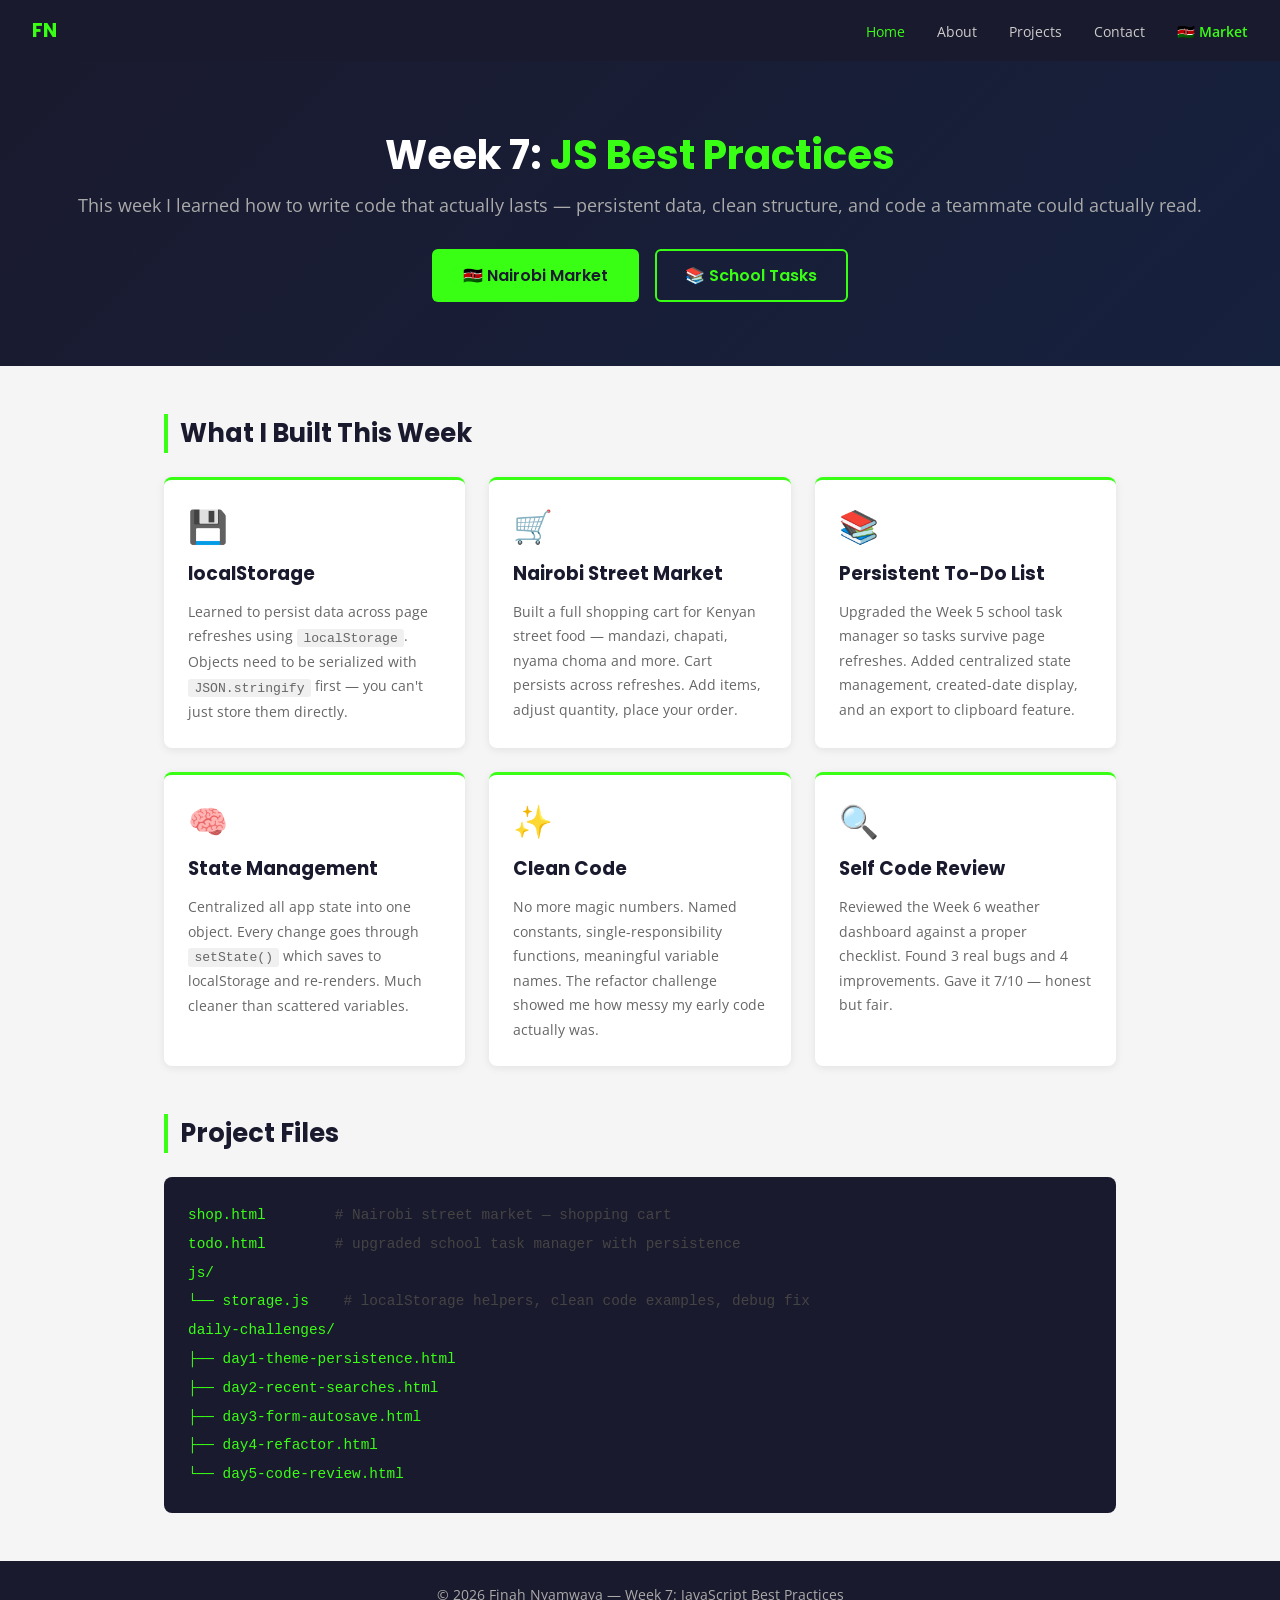
<file: index.html>
<!DOCTYPE html>
<html lang="en">
<head>
  <meta charset="UTF-8">
  <meta name="viewport" content="width=device-width, initial-scale=1.0">
  <title>Week 7 — JS Best Practices</title>
  <style>
    @import url('https://fonts.googleapis.com/css2?family=Poppins:wght@400;600;700&family=Open+Sans&display=swap');
    * { margin: 0; padding: 0; box-sizing: border-box; }
    :root { --green: #39ff14; --navy: #1a1a2e; --dark: #16213e; --muted: #666; }
    body { font-family: 'Open Sans', sans-serif; background: #f5f5f5; color: #222; }
    nav { background: var(--navy); padding: 1rem 2rem; display: flex; justify-content: space-between; align-items: center; position: sticky; top: 0; z-index: 100; }
    .logo { color: var(--green); font-family: 'Poppins', sans-serif; font-weight: 700; font-size: 1.2rem; }
    nav ul { list-style: none; display: flex; gap: 2rem; }
    nav a { color: #ccc; text-decoration: none; font-size: 0.9rem; transition: color 0.3s; }
    nav a:hover, nav a.active { color: var(--green); }
    .hamburger { display: none; flex-direction: column; gap: 5px; cursor: pointer; background: none; border: none; padding: 4px; }
    .hamburger span { display: block; width: 25px; height: 2px; background: #fff; }
    .hero { background: linear-gradient(135deg, var(--navy), var(--dark)); color: #fff; padding: 4rem 2rem; text-align: center; }
    .hero h1 { font-family: 'Poppins', sans-serif; font-size: 2.5rem; margin-bottom: 0.5rem; }
    .hero h1 span { color: var(--green); }
    .hero p { color: #aaa; font-size: 1.1rem; margin-bottom: 2rem; }
    .btn-group { display: flex; gap: 1rem; justify-content: center; flex-wrap: wrap; }
    .btn { display: inline-block; padding: 0.75rem 1.8rem; border-radius: 6px; font-weight: 600; font-family: 'Poppins', sans-serif; text-decoration: none; transition: all 0.3s; border: 2px solid transparent; }
    .btn-primary { background: var(--green); color: var(--navy); }
    .btn-primary:hover { background: #28b30e; transform: translateY(-2px); box-shadow: 0 4px 12px rgba(57,255,20,0.3); }
    .btn-secondary { background: transparent; color: var(--green); border-color: var(--green); }
    .btn-secondary:hover { background: var(--green); color: var(--navy); transform: translateY(-2px); }
    .section { max-width: 1000px; margin: 3rem auto; padding: 0 1.5rem; }
    .section h2 { font-family: 'Poppins', sans-serif; font-size: 1.6rem; margin-bottom: 1.5rem; border-left: 4px solid var(--green); padding-left: 0.75rem; color: var(--navy); }
    .cards { display: grid; grid-template-columns: repeat(auto-fit, minmax(280px, 1fr)); gap: 1.5rem; margin-bottom: 3rem; }
    .card { background: #fff; border-radius: 8px; padding: 1.5rem; box-shadow: 0 2px 8px rgba(0,0,0,0.08); border-top: 3px solid var(--green); transition: transform 0.3s, box-shadow 0.3s; }
    .card:hover { transform: translateY(-4px); box-shadow: 0 8px 20px rgba(0,0,0,0.12); }
    .card h3 { font-family: 'Poppins', sans-serif; margin-bottom: 0.75rem; color: var(--navy); }
    .card p { font-size: 0.9rem; color: var(--muted); line-height: 1.7; }
    .card code { background: #f0f0f0; padding: 0.1rem 0.4rem; border-radius: 3px; font-size: 0.82rem; }
    .icon { font-size: 2rem; margin-bottom: 0.75rem; }
    .file-list { background: var(--navy); color: #39ff14; padding: 1.5rem; border-radius: 8px; font-family: monospace; font-size: 0.9rem; line-height: 2; }
    .file-list .comment { color: #444; }
    footer { background: var(--navy); color: #aaa; text-align: center; padding: 1.5rem; margin-top: 3rem; font-size: 0.875rem; }
    @media (max-width: 767px) {
      .hamburger { display: flex; }
      nav ul { display: none; position: absolute; top: 100%; left: 0; right: 0; background: var(--navy); flex-direction: column; padding: 1rem 2rem; gap: 1rem; }
      nav ul.open { display: flex; }
    }
  </style>
</head>
<body>

<nav>
  <div class="logo">FN</div>
  <ul id="navLinks">
    <li><a href="index.html" class="active">Home</a></li>
    <li><a href="about.html">About</a></li>
    <li><a href="projects.html">Projects</a></li>
    <li><a href="contact.html">Contact</a></li>
    <li><a href="shop.html" style="color:#39ff14; font-weight:600;">🇰🇪 Market</a></li>
  </ul>
  <button class="hamburger" onclick="document.getElementById('navLinks').classList.toggle('open')" aria-label="Toggle menu">
    <span></span><span></span><span></span>
  </button>
</nav>

<div class="hero">
  <h1>Week 7: <span>JS Best Practices</span></h1>
  <p>This week I learned how to write code that actually lasts — persistent data, clean structure, and code a teammate could actually read.</p>
  <div class="btn-group">
    <a href="shop.html" class="btn btn-primary">🇰🇪 Nairobi Market</a>
    <a href="todo.html" class="btn btn-secondary">📚 School Tasks</a>
  </div>
</div>

<main class="section">
  <h2>What I Built This Week</h2>
  <div class="cards">
    <div class="card">
      <div class="icon">💾</div>
      <h3>localStorage</h3>
      <p>Learned to persist data across page refreshes using <code>localStorage</code>. Objects need to be serialized with <code>JSON.stringify</code> first — you can't just store them directly.</p>
    </div>
    <div class="card">
      <div class="icon">🛒</div>
      <h3>Nairobi Street Market</h3>
      <p>Built a full shopping cart for Kenyan street food — mandazi, chapati, nyama choma and more. Cart persists across refreshes. Add items, adjust quantity, place your order.</p>
    </div>
    <div class="card">
      <div class="icon">📚</div>
      <h3>Persistent To-Do List</h3>
      <p>Upgraded the Week 5 school task manager so tasks survive page refreshes. Added centralized state management, created-date display, and an export to clipboard feature.</p>
    </div>
    <div class="card">
      <div class="icon">🧠</div>
      <h3>State Management</h3>
      <p>Centralized all app state into one object. Every change goes through <code>setState()</code> which saves to localStorage and re-renders. Much cleaner than scattered variables.</p>
    </div>
    <div class="card">
      <div class="icon">✨</div>
      <h3>Clean Code</h3>
      <p>No more magic numbers. Named constants, single-responsibility functions, meaningful variable names. The refactor challenge showed me how messy my early code actually was.</p>
    </div>
    <div class="card">
      <div class="icon">🔍</div>
      <h3>Self Code Review</h3>
      <p>Reviewed the Week 6 weather dashboard against a proper checklist. Found 3 real bugs and 4 improvements. Gave it 7/10 — honest but fair.</p>
    </div>
  </div>

  <h2>Project Files</h2>
  <div class="file-list">
    shop.html &nbsp;&nbsp;&nbsp;&nbsp;&nbsp;&nbsp;&nbsp;<span class="comment"># Nairobi street market — shopping cart</span><br>
    todo.html &nbsp;&nbsp;&nbsp;&nbsp;&nbsp;&nbsp;&nbsp;<span class="comment"># upgraded school task manager with persistence</span><br>
    js/<br>
    └── storage.js &nbsp;&nbsp;&nbsp;<span class="comment"># localStorage helpers, clean code examples, debug fix</span><br>
    daily-challenges/<br>
    ├── day1-theme-persistence.html<br>
    ├── day2-recent-searches.html<br>
    ├── day3-form-autosave.html<br>
    ├── day4-refactor.html<br>
    └── day5-code-review.html<br>
  </div>
</main>

<footer>
  <p>&copy; 2026 Finah Nyamwaya — Week 7: JavaScript Best Practices</p>
</footer>

</body>
</html>
</file>
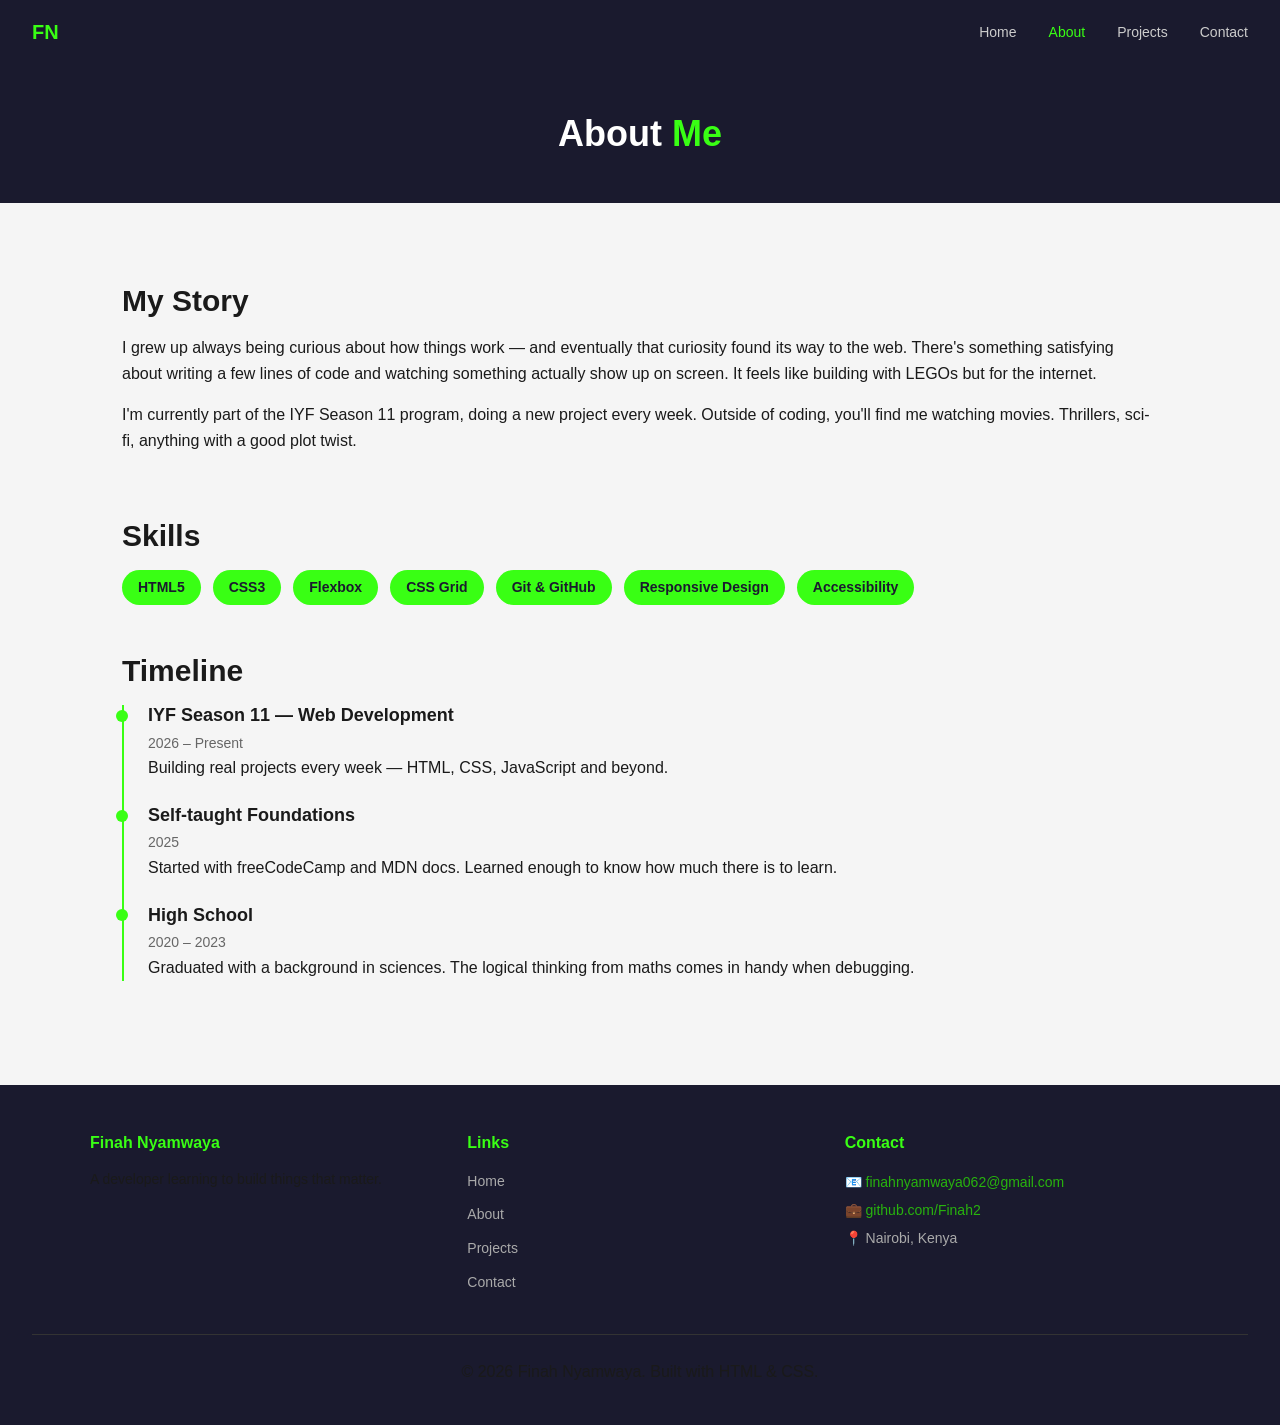
<file: about.html>
<!DOCTYPE html>
<html lang="en">
<head>
  <meta charset="UTF-8">
  <meta name="viewport" content="width=device-width, initial-scale=1.0">
  <title>About — Finah Nyamwaya</title>
  <link rel="stylesheet" href="styles.css">
</head>
<body>

<nav>
  <div class="logo">FN</div>
  <ul class="nav-links" id="navLinks">
    <li><a href="index.html">Home</a></li>
    <li><a href="about.html" class="active">About</a></li>
    <li><a href="projects.html">Projects</a></li>
    <li><a href="contact.html">Contact</a></li>
  </ul>
  <button class="hamburger" onclick="document.getElementById('navLinks').classList.toggle('open')" aria-label="Toggle menu">
    <span></span><span></span><span></span>
  </button>
</nav>

<div class="page-title">
  <h1>About <span>Me</span></h1>
</div>

<main class="section">
  <div style="display:grid; grid-template-columns:1fr; gap:3rem;">

    <div>
      <h2 style="margin-bottom:1rem;">My Story</h2>
      <p>I grew up always being curious about how things work — and eventually that curiosity found its way to the web. There's something satisfying about writing a few lines of code and watching something actually show up on screen. It feels like building with LEGOs but for the internet.</p>
      <p>I'm currently part of the IYF Season 11 program, doing a new project every week. Outside of coding, you'll find me watching movies. Thrillers, sci-fi, anything with a good plot twist.</p>
    </div>

    <div>
      <h2 style="margin-bottom:1rem;">Skills</h2>
      <div class="skills">
        <span class="skill-tag">HTML5</span>
        <span class="skill-tag">CSS3</span>
        <span class="skill-tag">Flexbox</span>
        <span class="skill-tag">CSS Grid</span>
        <span class="skill-tag">Git & GitHub</span>
        <span class="skill-tag">Responsive Design</span>
        <span class="skill-tag">Accessibility</span>
      </div>
    </div>

    <div>
      <h2 style="margin-bottom:1rem;">Timeline</h2>
      <div class="timeline">
        <div class="timeline-item">
          <h3>IYF Season 11 — Web Development</h3>
          <span>2026 – Present</span>
          <p>Building real projects every week — HTML, CSS, JavaScript and beyond.</p>
        </div>
        <div class="timeline-item">
          <h3>Self-taught Foundations</h3>
          <span>2025</span>
          <p>Started with freeCodeCamp and MDN docs. Learned enough to know how much there is to learn.</p>
        </div>
        <div class="timeline-item">
          <h3>High School</h3>
          <span>2020 – 2023</span>
          <p>Graduated with a background in sciences. The logical thinking from maths comes in handy when debugging.</p>
        </div>
      </div>
    </div>

  </div>
</main>

<footer class="footer">
  <div class="footer-grid">
    <div class="footer-col">
      <h4>Finah Nyamwaya</h4>
      <p>A developer learning to build things that matter.</p>
    </div>
    <div class="footer-col">
      <h4>Links</h4>
      <ul>
        <li><a href="index.html">Home</a></li>
        <li><a href="about.html">About</a></li>
        <li><a href="projects.html">Projects</a></li>
        <li><a href="contact.html">Contact</a></li>
      </ul>
    </div>
    <div class="footer-col">
      <h4>Contact</h4>
      <address style="font-style:normal; font-size:0.875rem; line-height:2; color:#aaa;">
        📧 <a href="mailto:finahnyamwaya062@gmail.com">finahnyamwaya062@gmail.com</a><br>
        💼 <a href="https://github.com/Finah2" target="_blank">github.com/Finah2</a><br>
        📍 Nairobi, Kenya
      </address>
    </div>
  </div>
  <div class="footer-bottom">
    <p>&copy; 2026 Finah Nyamwaya. Built with HTML & CSS.</p>
  </div>
</footer>

</body>
</html>
</file>
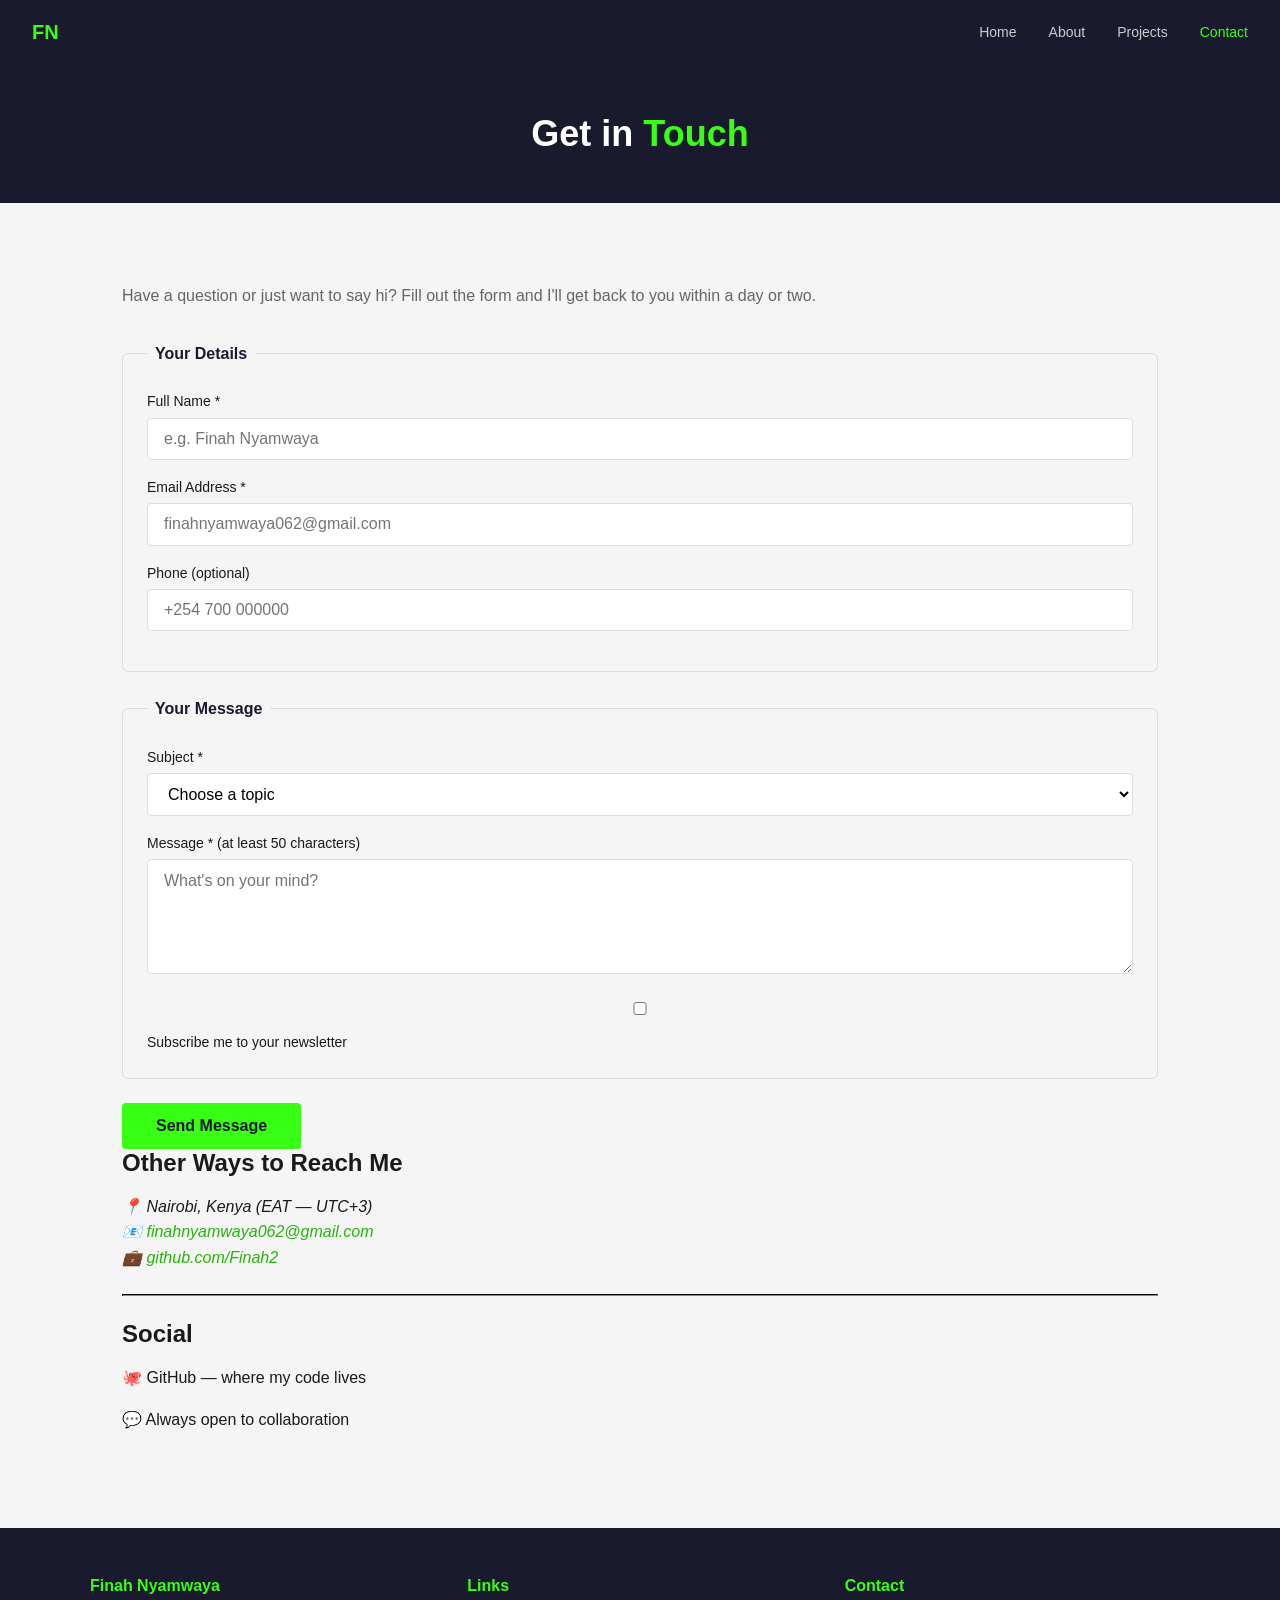
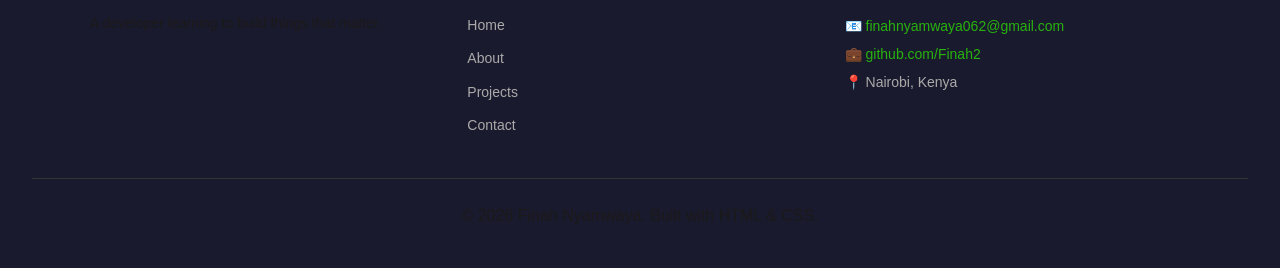
<file: contact.html>
<!DOCTYPE html>
<html lang="en">
<head>
  <meta charset="UTF-8">
  <meta name="viewport" content="width=device-width, initial-scale=1.0">
  <title>Contact — Finah Nyamwaya</title>
  <link rel="stylesheet" href="styles.css">
</head>
<body>

<nav>
  <div class="logo">FN</div>
  <ul class="nav-links" id="navLinks">
    <li><a href="index.html">Home</a></li>
    <li><a href="about.html">About</a></li>
    <li><a href="projects.html">Projects</a></li>
    <li><a href="contact.html" class="active">Contact</a></li>
  </ul>
  <button class="hamburger" onclick="document.getElementById('navLinks').classList.toggle('open')" aria-label="Toggle menu">
    <span></span><span></span><span></span>
  </button>
</nav>

<div class="page-title">
  <h1>Get in <span>Touch</span></h1>
</div>

<main class="section">
  <p style="margin-bottom:2rem; color:var(--color-muted);">Have a question or just want to say hi? Fill out the form and I'll get back to you within a day or two.</p>

  <div class="form-wrapper">
    <form action="#" method="post">
      <fieldset>
        <legend>Your Details</legend>
        <label for="fullname">Full Name *</label>
        <input type="text" id="fullname" name="fullname" placeholder="e.g. Finah Nyamwaya" required>

        <label for="email">Email Address *</label>
        <input type="email" id="email" name="email" placeholder="finahnyamwaya062@gmail.com" required>

        <label for="phone">Phone (optional)</label>
        <input type="tel" id="phone" name="phone" placeholder="+254 700 000000">
      </fieldset>

      <fieldset>
        <legend>Your Message</legend>
        <label for="subject">Subject *</label>
        <select id="subject" name="subject" required>
          <option value="" disabled selected>Choose a topic</option>
          <option value="collaboration">Collaboration</option>
          <option value="feedback">Feedback on my work</option>
          <option value="general">General question</option>
        </select>

        <label for="message">Message * (at least 50 characters)</label>
        <textarea id="message" name="message" rows="5" minlength="50" placeholder="What's on your mind?" required></textarea>

        <div class="checkbox-row">
          <input type="checkbox" id="newsletter" name="newsletter">
          <label for="newsletter" style="margin:0;">Subscribe me to your newsletter</label>
        </div>
      </fieldset>

      <button type="submit" class="btn btn-primary">Send Message</button>
    </form>

    <aside class="form-sidebar">
      <h3>Other Ways to Reach Me</h3>
      <address>
        📍 Nairobi, Kenya (EAT — UTC+3)<br>
        📧 <a href="mailto:finahnyamwaya062@gmail.com">finahnyamwaya062@gmail.com</a><br>
        💼 <a href="https://github.com/Finah2" target="_blank">github.com/Finah2</a>
      </address>
      <hr style="border-color:#333; margin:1.5rem 0;">
      <h3>Social</h3>
      <p>🐙 GitHub — where my code lives</p>
      <p>💬 Always open to collaboration</p>
    </aside>
  </div>
</main>

<footer class="footer">
  <div class="footer-grid">
    <div class="footer-col">
      <h4>Finah Nyamwaya</h4>
      <p>A developer learning to build things that matter.</p>
    </div>
    <div class="footer-col">
      <h4>Links</h4>
      <ul>
        <li><a href="index.html">Home</a></li>
        <li><a href="about.html">About</a></li>
        <li><a href="projects.html">Projects</a></li>
        <li><a href="contact.html">Contact</a></li>
      </ul>
    </div>
    <div class="footer-col">
      <h4>Contact</h4>
      <address style="font-style:normal; font-size:0.875rem; line-height:2; color:#aaa;">
        📧 <a href="mailto:finahnyamwaya062@gmail.com">finahnyamwaya062@gmail.com</a><br>
        💼 <a href="https://github.com/Finah2" target="_blank">github.com/Finah2</a><br>
        📍 Nairobi, Kenya
      </address>
    </div>
  </div>
  <div class="footer-bottom">
    <p>&copy; 2026 Finah Nyamwaya. Built with HTML & CSS.</p>
  </div>
</footer>

</body>
</html>
</file>
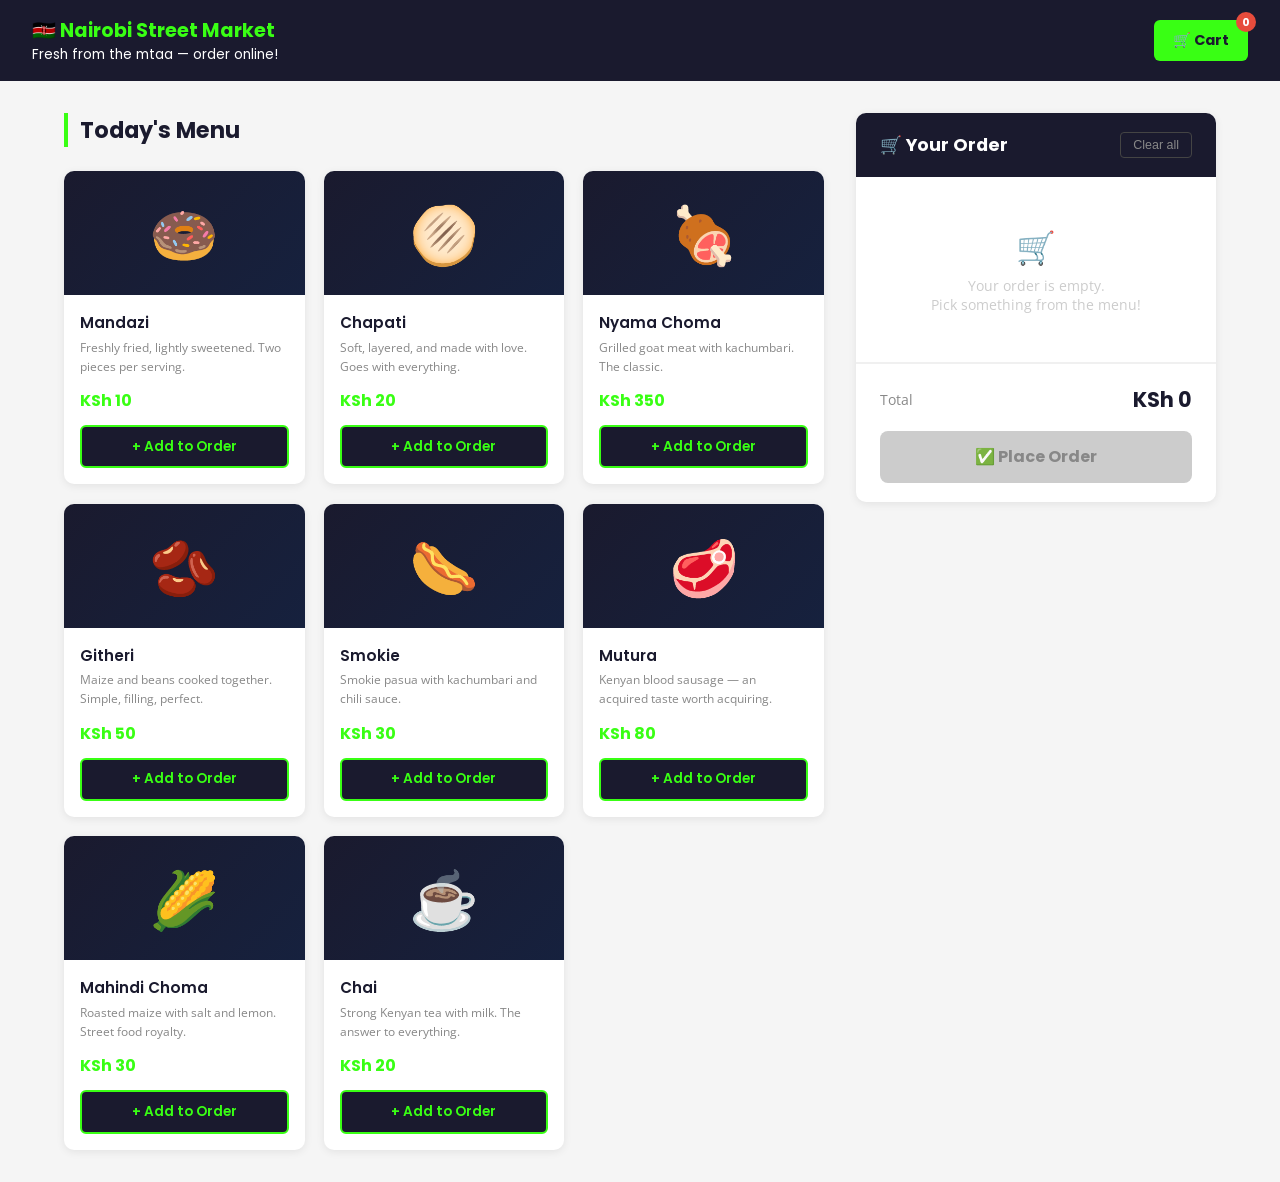
<file: shop.html>
<!DOCTYPE html>
<html lang="en">
<head>
    <meta charset="UTF-8">
    <meta name="viewport" content="width=device-width, initial-scale=1.0">
    <title>Nairobi Street Market 🇰🇪</title>
    <style>
        @import url('https://fonts.googleapis.com/css2?family=Poppins:wght@400;600;700&family=Open+Sans&display=swap');

        * { margin: 0; padding: 0; box-sizing: border-box; }

        :root {
            --green: #39ff14;
            --navy: #1a1a2e;
            --dark: #16213e;
            --red: #e74c3c;
        }

        body { font-family: 'Open Sans', sans-serif; background: #f5f5f5; color: #222; }

        /* Header */
        header {
            background: var(--navy);
            padding: 1rem 2rem;
            display: flex;
            justify-content: space-between;
            align-items: center;
            position: sticky;
            top: 0;
            z-index: 100;
        }

        .logo { color: var(--green); font-family: 'Poppins', sans-serif; font-weight: 700; font-size: 1.2rem; }
        .logo span { color: #fff; font-size: 0.85rem; font-weight: 400; display: block; }

        .cart-icon {
            position: relative;
            cursor: pointer;
            background: var(--green);
            color: var(--navy);
            border: none;
            padding: 0.6rem 1.2rem;
            border-radius: 6px;
            font-weight: 700;
            font-family: 'Poppins', sans-serif;
            font-size: 0.9rem;
            transition: all 0.3s;
        }
        .cart-icon:hover { background: #28b30e; transform: translateY(-1px); }

        .cart-badge {
            position: absolute;
            top: -8px; right: -8px;
            background: var(--red);
            color: #fff;
            border-radius: 50%;
            width: 20px; height: 20px;
            font-size: 0.7rem;
            display: flex; align-items: center; justify-content: center;
            font-weight: 700;
        }

        /* Layout */
        .layout {
            display: grid;
            grid-template-columns: 1fr 360px;
            gap: 2rem;
            max-width: 1200px;
            margin: 2rem auto;
            padding: 0 1.5rem;
        }

        /* Products */
        .section-title {
            font-family: 'Poppins', sans-serif;
            font-size: 1.4rem;
            margin-bottom: 1.5rem;
            color: var(--navy);
            border-left: 4px solid var(--green);
            padding-left: 0.75rem;
        }

        .products-grid {
            display: grid;
            grid-template-columns: repeat(auto-fit, minmax(200px, 1fr));
            gap: 1.2rem;
        }

        .product-card {
            background: #fff;
            border-radius: 10px;
            overflow: hidden;
            box-shadow: 0 2px 8px rgba(0,0,0,0.08);
            transition: transform 0.3s, box-shadow 0.3s;
        }

        .product-card:hover { transform: translateY(-4px); box-shadow: 0 8px 20px rgba(0,0,0,0.12); }

        .product-emoji {
            font-size: 3.5rem;
            text-align: center;
            padding: 1.5rem;
            background: linear-gradient(135deg, var(--navy), var(--dark));
        }

        .product-info { padding: 1rem; }
        .product-name { font-family: 'Poppins', sans-serif; font-weight: 600; font-size: 0.95rem; margin-bottom: 0.3rem; color: var(--navy); }
        .product-desc { font-size: 0.78rem; color: #888; margin-bottom: 0.75rem; line-height: 1.5; }
        .product-price { color: var(--green); font-weight: 700; font-size: 1rem; font-family: 'Poppins', sans-serif; }

        .add-btn {
            width: 100%;
            margin-top: 0.75rem;
            padding: 0.6rem;
            background: var(--navy);
            color: var(--green);
            border: 2px solid var(--green);
            border-radius: 6px;
            cursor: pointer;
            font-weight: 600;
            font-family: 'Poppins', sans-serif;
            font-size: 0.85rem;
            transition: all 0.3s;
        }

        .add-btn:hover { background: var(--green); color: var(--navy); }
        .add-btn.added { background: var(--green); color: var(--navy); }

        /* Cart */
        .cart-panel {
            background: #fff;
            border-radius: 10px;
            box-shadow: 0 2px 8px rgba(0,0,0,0.08);
            height: fit-content;
            position: sticky;
            top: 80px;
        }

        .cart-header {
            background: var(--navy);
            color: #fff;
            padding: 1.2rem 1.5rem;
            border-radius: 10px 10px 0 0;
            display: flex;
            justify-content: space-between;
            align-items: center;
        }

        .cart-header h2 { font-family: 'Poppins', sans-serif; font-size: 1.1rem; }

        #clear-cart-btn {
            background: none;
            border: 1px solid #444;
            color: #888;
            padding: 0.3rem 0.75rem;
            border-radius: 4px;
            cursor: pointer;
            font-size: 0.78rem;
            transition: all 0.3s;
        }
        #clear-cart-btn:hover { border-color: var(--red); color: var(--red); }

        #cart-items { padding: 1rem 1.5rem; min-height: 120px; }

        .cart-empty { text-align: center; color: #ccc; padding: 2rem; font-size: 0.9rem; }
        .cart-empty .emoji { font-size: 2rem; margin-bottom: 0.5rem; }

        .cart-item {
            display: flex;
            align-items: center;
            gap: 0.75rem;
            padding: 0.75rem 0;
            border-bottom: 1px solid #f0f0f0;
            animation: fadeIn 0.3s ease;
        }

        @keyframes fadeIn { from { opacity: 0; } to { opacity: 1; } }

        .cart-item:last-child { border-bottom: none; }
        .cart-item-emoji { font-size: 1.5rem; flex-shrink: 0; }
        .cart-item-info { flex: 1; }
        .cart-item-name { font-size: 0.85rem; font-weight: 600; color: var(--navy); }
        .cart-item-price { font-size: 0.78rem; color: #888; }

        .qty-controls { display: flex; align-items: center; gap: 0.4rem; }
        .qty-btn {
            width: 24px; height: 24px;
            border: 1px solid #ddd;
            background: #f5f5f5;
            border-radius: 4px;
            cursor: pointer;
            font-size: 0.9rem;
            display: flex; align-items: center; justify-content: center;
            transition: all 0.2s;
        }
        .qty-btn:hover { border-color: var(--green); background: var(--green); color: var(--navy); }
        .qty-display { font-size: 0.85rem; font-weight: 600; min-width: 20px; text-align: center; }

        .remove-btn {
            background: none; border: none;
            color: #ddd; cursor: pointer; font-size: 0.9rem;
            transition: color 0.2s;
        }
        .remove-btn:hover { color: var(--red); }

        .cart-footer { padding: 1.2rem 1.5rem; border-top: 2px solid #f0f0f0; }
        .cart-total { display: flex; justify-content: space-between; align-items: center; margin-bottom: 1rem; }
        .total-label { font-size: 0.9rem; color: #888; }
        .total-amount { font-family: 'Poppins', sans-serif; font-size: 1.3rem; font-weight: 700; color: var(--navy); }

        .checkout-btn {
            width: 100%;
            padding: 0.85rem;
            background: var(--green);
            color: var(--navy);
            border: none;
            border-radius: 8px;
            font-weight: 700;
            font-family: 'Poppins', sans-serif;
            font-size: 1rem;
            cursor: pointer;
            transition: all 0.3s;
        }
        .checkout-btn:hover { background: #28b30e; transform: translateY(-1px); }
        .checkout-btn:disabled { background: #ccc; color: #888; cursor: not-allowed; transform: none; }

        /* Toast notification */
        .toast {
            position: fixed;
            bottom: 2rem;
            right: 2rem;
            background: var(--navy);
            color: var(--green);
            padding: 0.75rem 1.5rem;
            border-radius: 8px;
            border: 1px solid var(--green);
            font-size: 0.9rem;
            z-index: 999;
            animation: slideUp 0.3s ease;
        }

        @keyframes slideUp { from { opacity: 0; transform: translateY(10px); } to { opacity: 1; transform: translateY(0); } }

        @media (max-width: 768px) {
            .layout { grid-template-columns: 1fr; }
            .cart-panel { position: static; }
        }
    </style>
</head>
<body>

<header>
    <div class="logo">
        🇰🇪 Nairobi Street Market
        <span>Fresh from the mtaa — order online!</span>
    </div>
    <button class="cart-icon" onclick="scrollToCart()">
        🛒 Cart
        <span class="cart-badge" id="cart-badge">0</span>
    </button>
</header>

<div class="layout">
    <div>
        <h2 class="section-title">Today's Menu</h2>
        <div class="products-grid" id="products-grid"></div>
    </div>

    <div class="cart-panel" id="cart-panel">
        <div class="cart-header">
            <h2>🛒 Your Order</h2>
            <button id="clear-cart-btn" onclick="clearCart()">Clear all</button>
        </div>
        <div id="cart-items"></div>
        <div class="cart-footer">
            <div class="cart-total">
                <span class="total-label">Total</span>
                <span class="total-amount" id="cart-total">KSh 0</span>
            </div>
            <button class="checkout-btn" id="checkout-btn" onclick="checkout()">
                ✅ Place Order
            </button>
        </div>
    </div>
</div>

<script>
    // ================================
    // STATE
    // ================================
    const CART_KEY = "finah_nairobi_cart";

    const state = {
        products: [
            { id: 1, name: "Mandazi", emoji: "🍩", price: 10, desc: "Freshly fried, lightly sweetened. Two pieces per serving." },
            { id: 2, name: "Chapati", emoji: "🫓", price: 20, desc: "Soft, layered, and made with love. Goes with everything." },
            { id: 3, name: "Nyama Choma", emoji: "🍖", price: 350, desc: "Grilled goat meat with kachumbari. The classic." },
            { id: 4, name: "Githeri", emoji: "🫘", price: 50, desc: "Maize and beans cooked together. Simple, filling, perfect." },
            { id: 5, name: "Smokie", emoji: "🌭", price: 30, desc: "Smokie pasua with kachumbari and chili sauce." },
            { id: 6, name: "Mutura", emoji: "🥩", price: 80, desc: "Kenyan blood sausage — an acquired taste worth acquiring." },
            { id: 7, name: "Mahindi Choma", emoji: "🌽", price: 30, desc: "Roasted maize with salt and lemon. Street food royalty." },
            { id: 8, name: "Chai", emoji: "☕", price: 20, desc: "Strong Kenyan tea with milk. The answer to everything." }
        ],
        cart: []
    };

    // ================================
    // STORAGE
    // ================================
    function saveCart() {
        localStorage.setItem(CART_KEY, JSON.stringify(state.cart));
    }

    function loadCart() {
        const saved = localStorage.getItem(CART_KEY);
        if (saved) state.cart = JSON.parse(saved);
    }

    // ================================
    // CART OPERATIONS
    // ================================
    function addToCart(productId) {
        const existing = state.cart.find(item => item.productId === productId);

        if (existing) {
            existing.quantity++;
        } else {
            state.cart.push({ productId, quantity: 1 });
        }

        saveCart();
        renderCart();
        updateCartBadge();

        const product = state.products.find(p => p.id === productId);
        showToast(`${product.emoji} ${product.name} added!`);
    }

    function updateQuantity(productId, quantity) {
        if (quantity <= 0) {
            removeFromCart(productId);
            return;
        }
        const item = state.cart.find(i => i.productId === productId);
        if (item) {
            item.quantity = quantity;
            saveCart();
            renderCart();
            updateCartBadge();
        }
    }

    function removeFromCart(productId) {
        state.cart = state.cart.filter(i => i.productId !== productId);
        saveCart();
        renderCart();
        updateCartBadge();
    }

    function clearCart() {
        if (state.cart.length === 0) return;
        if (confirm("Clear your entire order?")) {
            state.cart = [];
            saveCart();
            renderCart();
            updateCartBadge();
        }
    }

    function getCartTotal() {
        return state.cart.reduce((total, item) => {
            const product = state.products.find(p => p.id === item.productId);
            return total + (product.price * item.quantity);
        }, 0);
    }

    function getCartCount() {
        return state.cart.reduce((count, item) => count + item.quantity, 0);
    }

    // ================================
    // RENDER PRODUCTS
    // ================================
    function renderProducts() {
        const grid = document.getElementById("products-grid");
        grid.innerHTML = "";

        state.products.forEach(product => {
            const card = document.createElement("div");
            card.className = "product-card";
            card.id = `product-${product.id}`;
            card.innerHTML = `
                <div class="product-emoji">${product.emoji}</div>
                <div class="product-info">
                    <div class="product-name">${product.name}</div>
                    <div class="product-desc">${product.desc}</div>
                    <div class="product-price">KSh ${product.price}</div>
                    <button class="add-btn" onclick="addToCart(${product.id})">+ Add to Order</button>
                </div>
            `;
            grid.appendChild(card);
        });
    }

    // ================================
    // RENDER CART
    // ================================
    function renderCart() {
        const cartItems = document.getElementById("cart-items");
        const checkoutBtn = document.getElementById("checkout-btn");

        if (state.cart.length === 0) {
            cartItems.innerHTML = `
                <div class="cart-empty">
                    <div class="emoji">🛒</div>
                    <p>Your order is empty.<br>Pick something from the menu!</p>
                </div>
            `;
            document.getElementById("cart-total").textContent = "KSh 0";
            checkoutBtn.disabled = true;
            return;
        }

        checkoutBtn.disabled = false;
        cartItems.innerHTML = "";

        state.cart.forEach(item => {
            const product = state.products.find(p => p.id === item.productId);
            const div = document.createElement("div");
            div.className = "cart-item";
            div.innerHTML = `
                <span class="cart-item-emoji">${product.emoji}</span>
                <div class="cart-item-info">
                    <div class="cart-item-name">${product.name}</div>
                    <div class="cart-item-price">KSh ${product.price} each</div>
                </div>
                <div class="qty-controls">
                    <button class="qty-btn" onclick="updateQuantity(${product.id}, ${item.quantity - 1})">−</button>
                    <span class="qty-display">${item.quantity}</span>
                    <button class="qty-btn" onclick="updateQuantity(${product.id}, ${item.quantity + 1})">+</button>
                </div>
                <button class="remove-btn" onclick="removeFromCart(${product.id})">✕</button>
            `;
            cartItems.appendChild(div);
        });

        document.getElementById("cart-total").textContent = `KSh ${getCartTotal().toLocaleString()}`;
    }

    function updateCartBadge() {
        const count = getCartCount();
        document.getElementById("cart-badge").textContent = count;
    }

    function checkout() {
        const total = getCartTotal();
        const items = state.cart.map(item => {
            const product = state.products.find(p => p.id === item.productId);
            return `${product.emoji} ${product.name} x${item.quantity}`;
        }).join("\n");

        alert(`✅ Order placed!\n\n${items}\n\nTotal: KSh ${total.toLocaleString()}\n\nAsante sana! 🙏`);

        state.cart = [];
        saveCart();
        renderCart();
        updateCartBadge();
    }

    function scrollToCart() {
        document.getElementById("cart-panel").scrollIntoView({ behavior: "smooth" });
    }

    function showToast(message) {
        const existing = document.querySelector(".toast");
        if (existing) existing.remove();

        const toast = document.createElement("div");
        toast.className = "toast";
        toast.textContent = message;
        document.body.appendChild(toast);
        setTimeout(() => toast.remove(), 2500);
    }

    // ================================
    // INITIALIZE
    // ================================
    loadCart();
    renderProducts();
    renderCart();
    updateCartBadge();
</script>

</body>
</html>
</file>
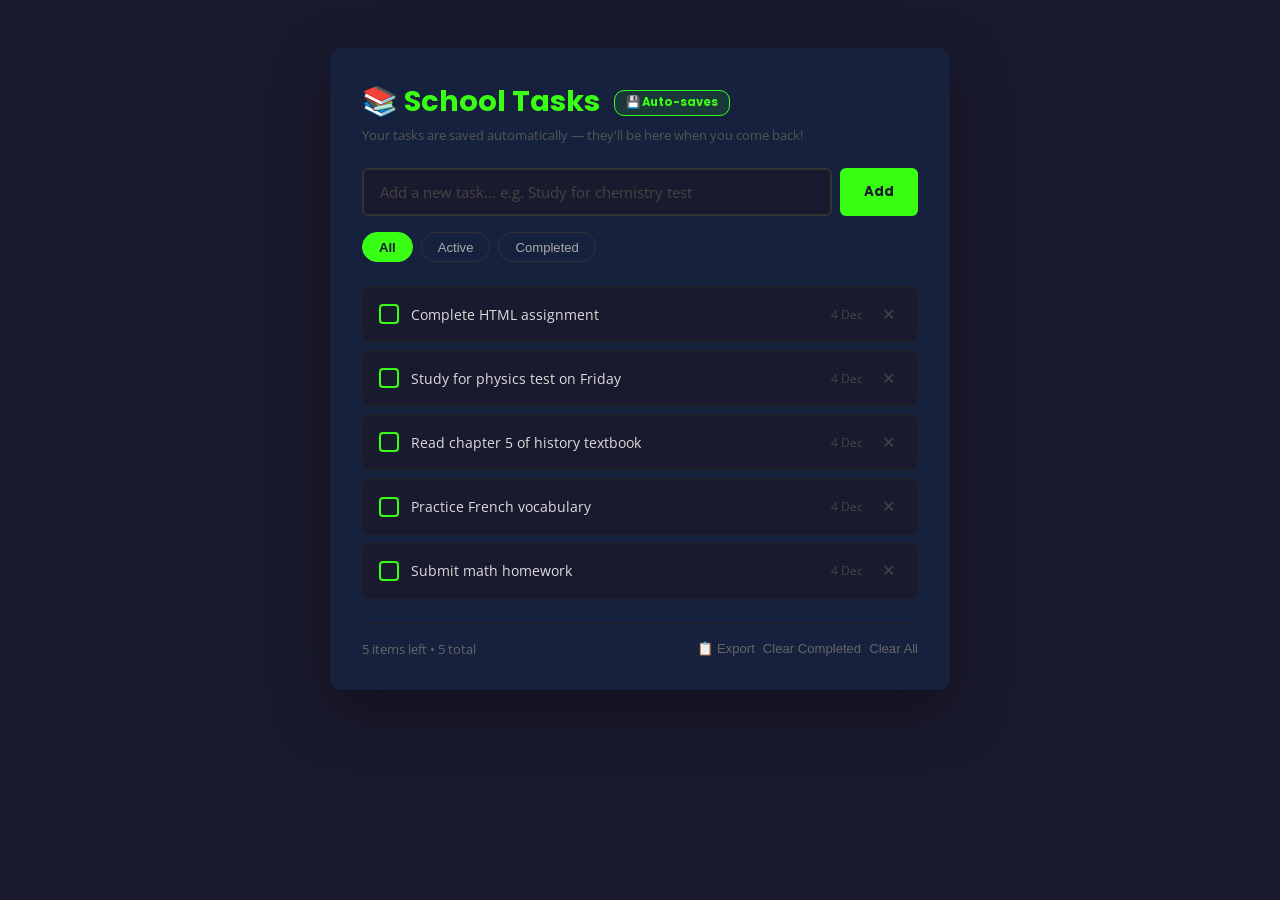
<file: todo.html>
<!DOCTYPE html>
<html lang="en">
<head>
    <meta charset="UTF-8">
    <meta name="viewport" content="width=device-width, initial-scale=1.0">
    <title>School Tasks — Finah</title>
    <style>
        @import url('https://fonts.googleapis.com/css2?family=Poppins:wght@400;600;700&family=Open+Sans&display=swap');

        * { margin: 0; padding: 0; box-sizing: border-box; }

        body {
            font-family: 'Open Sans', sans-serif;
            background: #1a1a2e;
            min-height: 100vh;
            display: flex;
            align-items: flex-start;
            justify-content: center;
            padding: 3rem 1rem;
        }

        .container {
            background: #16213e;
            border-radius: 12px;
            padding: 2rem;
            width: 100%;
            max-width: 620px;
            box-shadow: 0 20px 60px rgba(0,0,0,0.4);
        }

        h1 { font-family: 'Poppins', sans-serif; color: #39ff14; font-size: 1.8rem; margin-bottom: 0.2rem; }
        .subtitle { color: #555; font-size: 0.8rem; margin-bottom: 1.5rem; }
        .persist-badge {
            display: inline-block;
            background: rgba(57,255,20,0.1);
            border: 1px solid #39ff14;
            color: #39ff14;
            font-size: 0.72rem;
            padding: 0.2rem 0.7rem;
            border-radius: 10px;
            margin-left: 0.5rem;
            vertical-align: middle;
        }

        /* Form */
        #todo-form { display: flex; gap: 0.5rem; margin-bottom: 1rem; }
        #todo-input {
            flex: 1;
            padding: 0.75rem 1rem;
            border: 2px solid #333;
            border-radius: 6px;
            background: #1a1a2e;
            color: #fff;
            font-size: 0.95rem;
            font-family: 'Open Sans', sans-serif;
            transition: border-color 0.3s;
        }
        #todo-input:focus { outline: none; border-color: #39ff14; }
        #todo-input::placeholder { color: #444; }
        #todo-form button {
            padding: 0.75rem 1.5rem;
            background: #39ff14;
            color: #1a1a2e;
            border: none;
            border-radius: 6px;
            font-weight: 700;
            font-family: 'Poppins', sans-serif;
            cursor: pointer;
            transition: all 0.3s;
        }
        #todo-form button:hover { background: #28b30e; transform: translateY(-1px); }

        /* Filters */
        .filters { display: flex; gap: 0.5rem; margin-bottom: 1.5rem; flex-wrap: wrap; }
        .filter {
            padding: 0.4rem 1rem;
            border: 1px solid #333;
            border-radius: 20px;
            background: transparent;
            color: #aaa;
            cursor: pointer;
            font-size: 0.82rem;
            transition: all 0.3s;
        }
        .filter:hover { border-color: #39ff14; color: #39ff14; }
        .filter.active { background: #39ff14; color: #1a1a2e; border-color: #39ff14; font-weight: 600; }

        /* Todo list */
        #todo-list { list-style: none; margin-bottom: 1.5rem; min-height: 80px; }

        .todo-item {
            display: flex;
            align-items: center;
            gap: 0.75rem;
            padding: 0.9rem 1rem;
            background: #1a1a2e;
            border-radius: 8px;
            margin-bottom: 0.5rem;
            border: 1px solid #222;
            transition: border-color 0.3s, transform 0.2s;
            animation: slideIn 0.3s ease;
        }

        @keyframes slideIn {
            from { opacity: 0; transform: translateY(-8px); }
            to { opacity: 1; transform: translateY(0); }
        }

        .todo-item:hover { border-color: #39ff14; transform: translateX(3px); }
        .todo-item.completed .todo-text { text-decoration: line-through; color: #444; }

        .todo-checkbox {
            width: 20px; height: 20px;
            border: 2px solid #39ff14;
            border-radius: 4px;
            cursor: pointer;
            display: flex; align-items: center; justify-content: center;
            flex-shrink: 0;
            transition: background 0.2s;
        }
        .todo-item.completed .todo-checkbox { background: #39ff14; color: #1a1a2e; font-size: 0.75rem; }

        .todo-text { flex: 1; color: #ddd; font-size: 0.9rem; cursor: pointer; }
        .todo-text:hover { color: #fff; }

        .todo-edit-input {
            flex: 1;
            background: transparent;
            border: none;
            border-bottom: 2px solid #39ff14;
            color: #fff;
            font-size: 0.9rem;
            font-family: 'Open Sans', sans-serif;
            outline: none;
            padding: 0.2rem 0;
        }

        .todo-meta { font-size: 0.72rem; color: #444; flex-shrink: 0; }

        .delete-btn {
            background: none; border: none; color: #444;
            cursor: pointer; font-size: 1rem;
            padding: 0.2rem 0.4rem; border-radius: 4px;
            transition: color 0.2s, background 0.2s; flex-shrink: 0;
        }
        .delete-btn:hover { color: #e74c3c; background: rgba(231,76,60,0.1); }

        .empty-state { text-align: center; color: #444; padding: 2rem; font-size: 0.9rem; }
        .empty-state .emoji { font-size: 2rem; margin-bottom: 0.5rem; }

        /* Stats */
        .stats {
            display: flex;
            justify-content: space-between;
            align-items: center;
            padding-top: 1rem;
            border-top: 1px solid #222;
            flex-wrap: wrap;
            gap: 0.5rem;
        }
        #items-left { color: #666; font-size: 0.82rem; }
        .stat-btns { display: flex; gap: 0.5rem; }
        .stat-btn {
            background: none; border: none;
            color: #666; cursor: pointer;
            font-size: 0.82rem; transition: color 0.3s;
        }
        .stat-btn:hover { color: #e74c3c; }
        .stat-btn.green:hover { color: #39ff14; }
    </style>
</head>
<body>

<div class="container">
    <h1>📚 School Tasks <span class="persist-badge">💾 Auto-saves</span></h1>
    <p class="subtitle">Your tasks are saved automatically — they'll be here when you come back!</p>

    <form id="todo-form">
        <input type="text" id="todo-input" placeholder="Add a new task... e.g. Study for chemistry test" required>
        <button type="submit">Add</button>
    </form>

    <div class="filters">
        <button class="filter active" data-filter="all">All</button>
        <button class="filter" data-filter="active">Active</button>
        <button class="filter" data-filter="completed">Completed</button>
    </div>

    <ul id="todo-list"></ul>

    <div class="stats">
        <span id="items-left">0 items left</span>
        <div class="stat-btns">
            <button class="stat-btn green" id="export-btn">📋 Export</button>
            <button class="stat-btn" id="clear-completed">Clear Completed</button>
            <button class="stat-btn" id="clear-all">Clear All</button>
        </div>
    </div>
</div>

<script>
    // ================================
    // STATE MANAGEMENT (Task 13.4)
    // ================================
    const STORAGE_KEY = "finah_school_todos";
    const FILTER_KEY = "finah_todo_filter";

    const state = {
        todos: [],
        filter: "all"
    };

    // Load state from localStorage
    function loadState() {
        const savedTodos = localStorage.getItem(STORAGE_KEY);
        const savedFilter = localStorage.getItem(FILTER_KEY);
        if (savedTodos) state.todos = JSON.parse(savedTodos);
        if (savedFilter) state.filter = savedFilter;
    }

    // Save state to localStorage
    function saveState() {
        localStorage.setItem(STORAGE_KEY, JSON.stringify(state.todos));
        localStorage.setItem(FILTER_KEY, state.filter);
    }

    // Update state and save
    function setState(updates) {
        Object.assign(state, updates);
        saveState();
        render();
    }

    // ================================
    // CRUD OPERATIONS
    // ================================
    function addTodo(text) {
        const newTodo = {
            id: Date.now(),
            text: text.trim(),
            completed: false,
            createdAt: new Date().toISOString()
        };
        setState({ todos: [...state.todos, newTodo] });
    }

    function toggleTodo(id) {
        setState({
            todos: state.todos.map(todo =>
                todo.id === id ? { ...todo, completed: !todo.completed } : todo
            )
        });
    }

    function deleteTodo(id) {
        setState({ todos: state.todos.filter(t => t.id !== id) });
    }

    function editTodo(id, newText) {
        setState({
            todos: state.todos.map(todo =>
                todo.id === id ? { ...todo, text: newText } : todo
            )
        });
    }

    // ================================
    // RENDER
    // ================================
    function createTodoElement(todo) {
        const li = document.createElement("li");
        li.className = `todo-item ${todo.completed ? "completed" : ""}`;
        li.dataset.id = todo.id;

        const checkbox = document.createElement("div");
        checkbox.className = "todo-checkbox";
        checkbox.dataset.action = "toggle";
        checkbox.dataset.id = todo.id;
        if (todo.completed) checkbox.textContent = "✓";

        const span = document.createElement("span");
        span.className = "todo-text";
        span.textContent = todo.text;
        span.dataset.action = "toggle";
        span.dataset.id = todo.id;
        span.addEventListener("dblclick", () => startEditing(parseFloat(todo.id), li, span));

        const meta = document.createElement("span");
        meta.className = "todo-meta";
        meta.textContent = new Date(todo.createdAt).toLocaleDateString("en-KE", { day: "numeric", month: "short" });

        const deleteBtn = document.createElement("button");
        deleteBtn.className = "delete-btn";
        deleteBtn.textContent = "✕";
        deleteBtn.dataset.action = "delete";
        deleteBtn.dataset.id = todo.id;

        li.appendChild(checkbox);
        li.appendChild(span);
        li.appendChild(meta);
        li.appendChild(deleteBtn);
        return li;
    }

    function startEditing(id, li, span) {
        const todo = state.todos.find(t => t.id === id);
        if (!todo) return;

        const input = document.createElement("input");
        input.className = "todo-edit-input";
        input.value = todo.text;
        li.replaceChild(input, span);
        input.focus();
        input.select();

        const save = () => {
            const newText = input.value.trim();
            if (newText && newText !== todo.text) editTodo(id, newText);
            else render();
        };

        input.addEventListener("keydown", e => {
            if (e.key === "Enter") save();
            if (e.key === "Escape") render();
        });
        input.addEventListener("blur", save);
    }

    function render() {
        const todoList = document.getElementById("todo-list");
        todoList.innerHTML = "";

        const filtered = state.todos.filter(todo => {
            if (state.filter === "active") return !todo.completed;
            if (state.filter === "completed") return todo.completed;
            return true;
        });

        if (filtered.length === 0) {
            const empty = document.createElement("li");
            empty.className = "empty-state";
            empty.innerHTML = `
                <div class="emoji">${state.filter === "completed" ? "🎉" : state.filter === "active" ? "✅" : "📭"}</div>
                <p>${state.filter === "completed" ? "No completed tasks yet!" : state.filter === "active" ? "All caught up!" : "No tasks yet — add one above!"}</p>
            `;
            todoList.appendChild(empty);
        } else {
            filtered.forEach(todo => todoList.appendChild(createTodoElement(todo)));
        }

        // Update filter buttons
        document.querySelectorAll(".filter").forEach(btn => {
            btn.classList.toggle("active", btn.dataset.filter === state.filter);
        });

        // Update stats
        const remaining = state.todos.filter(t => !t.completed).length;
        document.getElementById("items-left").textContent =
            `${remaining} item${remaining !== 1 ? "s" : ""} left • ${state.todos.length} total`;
    }

    // ================================
    // EVENT LISTENERS
    // ================================
    document.getElementById("todo-form").addEventListener("submit", e => {
        e.preventDefault();
        const input = document.getElementById("todo-input");
        if (input.value.trim()) {
            addTodo(input.value);
            input.value = "";
            input.focus();
        }
    });

    document.getElementById("todo-list").addEventListener("click", e => {
        const action = e.target.dataset.action;
        const id = parseFloat(e.target.dataset.id);
        if (action === "toggle") toggleTodo(id);
        if (action === "delete") deleteTodo(id);
    });

    document.querySelectorAll(".filter").forEach(btn => {
        btn.addEventListener("click", function() {
            setState({ filter: this.dataset.filter });
        });
    });

    document.getElementById("clear-completed").addEventListener("click", () => {
        setState({ todos: state.todos.filter(t => !t.completed) });
    });

    document.getElementById("clear-all").addEventListener("click", () => {
        if (confirm("Clear all tasks? This can't be undone.")) {
            setState({ todos: [] });
        }
    });

    document.getElementById("export-btn").addEventListener("click", () => {
        const text = state.todos
            .map(t => `[${t.completed ? "✓" : " "}] ${t.text}`)
            .join("\n");
        navigator.clipboard.writeText(text).then(() => {
            alert("Tasks copied to clipboard!");
        });
    });

    // Keyboard shortcut — Escape clears input
    document.addEventListener("keydown", e => {
        if (e.key === "Escape") {
            document.getElementById("todo-input").value = "";
        }
    });

    // ================================
    // INITIALIZE
    // ================================
    document.addEventListener("DOMContentLoaded", () => {
        loadState();

        // Add default tasks if first visit
        if (state.todos.length === 0) {
            const defaults = [
                "Complete HTML assignment",
                "Study for physics test on Friday",
                "Read chapter 5 of history textbook",
                "Practice French vocabulary",
                "Submit math homework"
            ];
            defaults.forEach(text => {
                state.todos.push({
                    id: Date.now() + Math.random(),
                    text,
                    completed: false,
                    createdAt: new Date().toISOString()
                });
            });
            saveState();
        }

        render();
    });
</script>

</body>
</html>
</file>
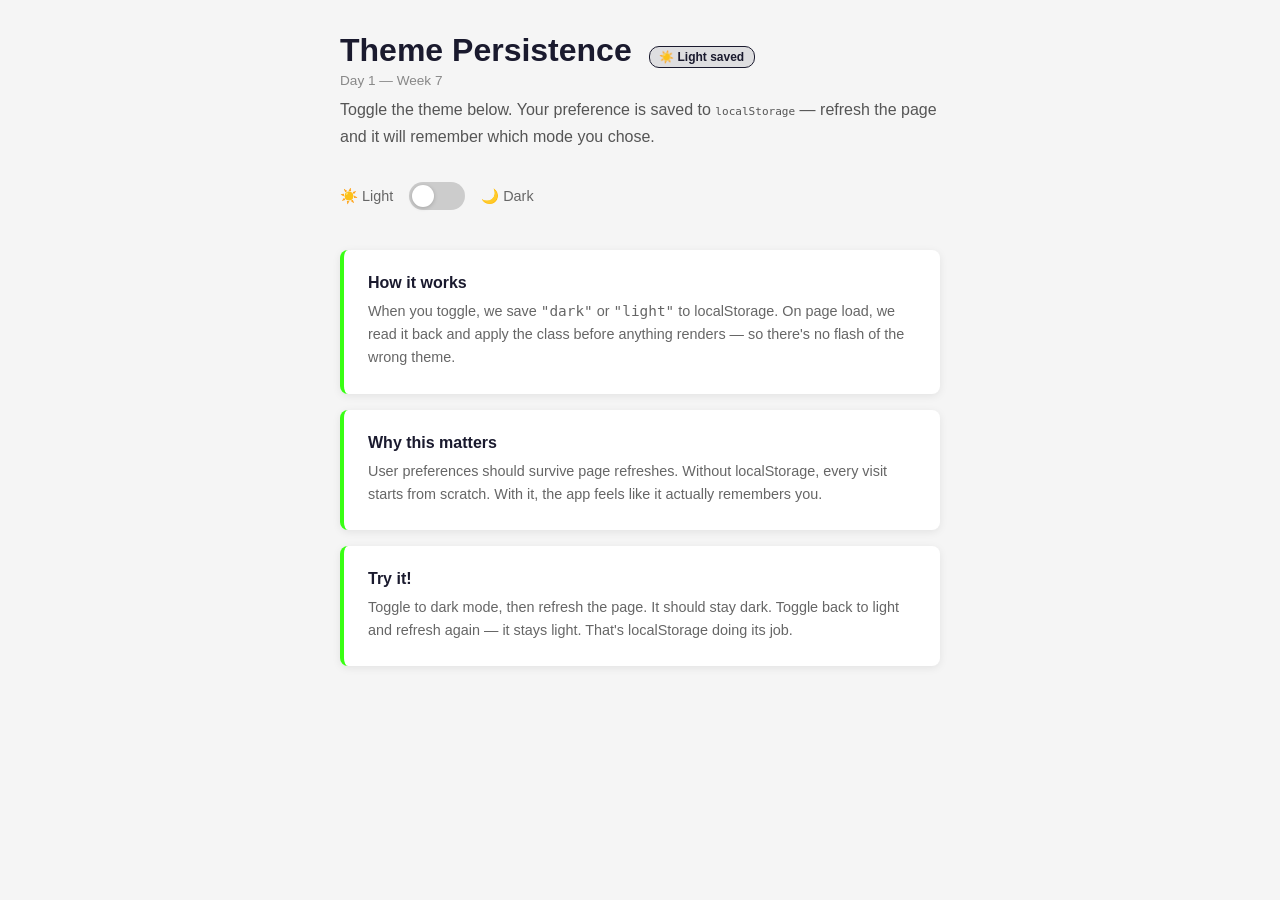
<file: daily-challenges/day1-theme-persistence.html>
<!DOCTYPE html>
<html lang="en">
<head>
    <meta charset="UTF-8">
    <meta name="viewport" content="width=device-width, initial-scale=1.0">
    <title>Day 1 — Theme Persistence</title>
    <style>
        * { margin: 0; padding: 0; box-sizing: border-box; }

        body {
            font-family: Georgia, sans-serif;
            min-height: 100vh;
            padding: 2rem;
            transition: background 0.4s ease, color 0.4s ease;
        }

        body.light { background: #f5f5f5; color: #222; }
        body.dark { background: #1a1a2e; color: #ddd; }

        .wrapper { max-width: 600px; margin: 0 auto; }

        h1 { font-size: 2rem; margin-bottom: 0.25rem; transition: color 0.4s; }
        body.dark h1 { color: #39ff14; }
        body.light h1 { color: #1a1a2e; }

        .subtitle { font-size: 0.85rem; margin-bottom: 0.5rem; }
        body.dark .subtitle { color: #555; }
        body.light .subtitle { color: #888; }

        p.desc { margin-bottom: 2rem; line-height: 1.7; transition: color 0.4s; }
        body.dark p.desc { color: #aaa; }
        body.light p.desc { color: #555; }

        .toggle-row { display: flex; align-items: center; gap: 1rem; margin-bottom: 2.5rem; }

        .toggle {
            width: 56px; height: 28px;
            border-radius: 14px;
            cursor: pointer;
            position: relative;
            border: none;
            outline: none;
            transition: background 0.3s ease;
        }

        body.light .toggle { background: #ccc; }
        body.dark .toggle { background: #39ff14; }

        .toggle::after {
            content: '';
            width: 22px; height: 22px;
            background: #fff;
            border-radius: 50%;
            position: absolute;
            top: 3px; left: 3px;
            transition: transform 0.3s ease;
            box-shadow: 0 1px 4px rgba(0,0,0,0.2);
        }

        body.dark .toggle::after { transform: translateX(28px); }

        .toggle-label { font-size: 0.9rem; }
        body.dark .toggle-label { color: #aaa; }
        body.light .toggle-label { color: #666; }

        .card {
            border-radius: 8px;
            padding: 1.5rem;
            margin-bottom: 1rem;
            border-left: 4px solid #39ff14;
            transition: background 0.4s, box-shadow 0.4s;
        }

        body.light .card { background: #fff; box-shadow: 0 2px 8px rgba(0,0,0,0.08); }
        body.dark .card { background: #16213e; box-shadow: 0 2px 8px rgba(0,0,0,0.3); }

        .card h3 { font-size: 1rem; margin-bottom: 0.5rem; transition: color 0.4s; }
        body.dark .card h3 { color: #fff; }
        body.light .card h3 { color: #1a1a2e; }

        .card p { font-size: 0.9rem; line-height: 1.6; transition: color 0.4s; }
        body.dark .card p { color: #aaa; }
        body.light .card p { color: #666; }

        .saved-badge {
            display: inline-block;
            font-size: 0.75rem;
            padding: 0.2rem 0.6rem;
            border-radius: 10px;
            margin-left: 0.5rem;
            transition: all 0.4s;
        }
        body.dark .saved-badge { background: rgba(57,255,20,0.1); color: #39ff14; border: 1px solid #39ff14; }
        body.light .saved-badge { background: rgba(26,26,46,0.1); color: #1a1a2e; border: 1px solid #1a1a2e; }
    </style>
</head>
<body class="light">

<div class="wrapper">
    <h1>Theme Persistence <span class="saved-badge" id="saved-badge">💾 Saved</span></h1>
    <p class="subtitle">Day 1 — Week 7</p>
    <p class="desc">Toggle the theme below. Your preference is saved to <code style="font-size:0.85em;">localStorage</code> — refresh the page and it will remember which mode you chose.</p>

    <div class="toggle-row">
        <span class="toggle-label">☀️ Light</span>
        <button class="toggle" id="theme-toggle" aria-label="Toggle theme" onclick="toggleTheme()"></button>
        <span class="toggle-label">🌙 Dark</span>
    </div>

    <div class="card">
        <h3>How it works</h3>
        <p>When you toggle, we save <code>"dark"</code> or <code>"light"</code> to localStorage. On page load, we read it back and apply the class before anything renders — so there's no flash of the wrong theme.</p>
    </div>

    <div class="card">
        <h3>Why this matters</h3>
        <p>User preferences should survive page refreshes. Without localStorage, every visit starts from scratch. With it, the app feels like it actually remembers you.</p>
    </div>

    <div class="card">
        <h3>Try it!</h3>
        <p>Toggle to dark mode, then refresh the page. It should stay dark. Toggle back to light and refresh again — it stays light. That's localStorage doing its job.</p>
    </div>
</div>

<script>
    const THEME_KEY = "finah_theme";

    function applyTheme(theme) {
        document.body.className = theme;
        document.getElementById("saved-badge").textContent = theme === "dark" ? "🌙 Dark saved" : "☀️ Light saved";
    }

    function toggleTheme() {
        const current = document.body.classList.contains("dark") ? "dark" : "light";
        const next = current === "dark" ? "light" : "dark";
        localStorage.setItem(THEME_KEY, next);
        applyTheme(next);
    }

    // Apply saved theme immediately on load — no flash
    const saved = localStorage.getItem(THEME_KEY) || "light";
    applyTheme(saved);
</script>

</body>
</html>
</file>
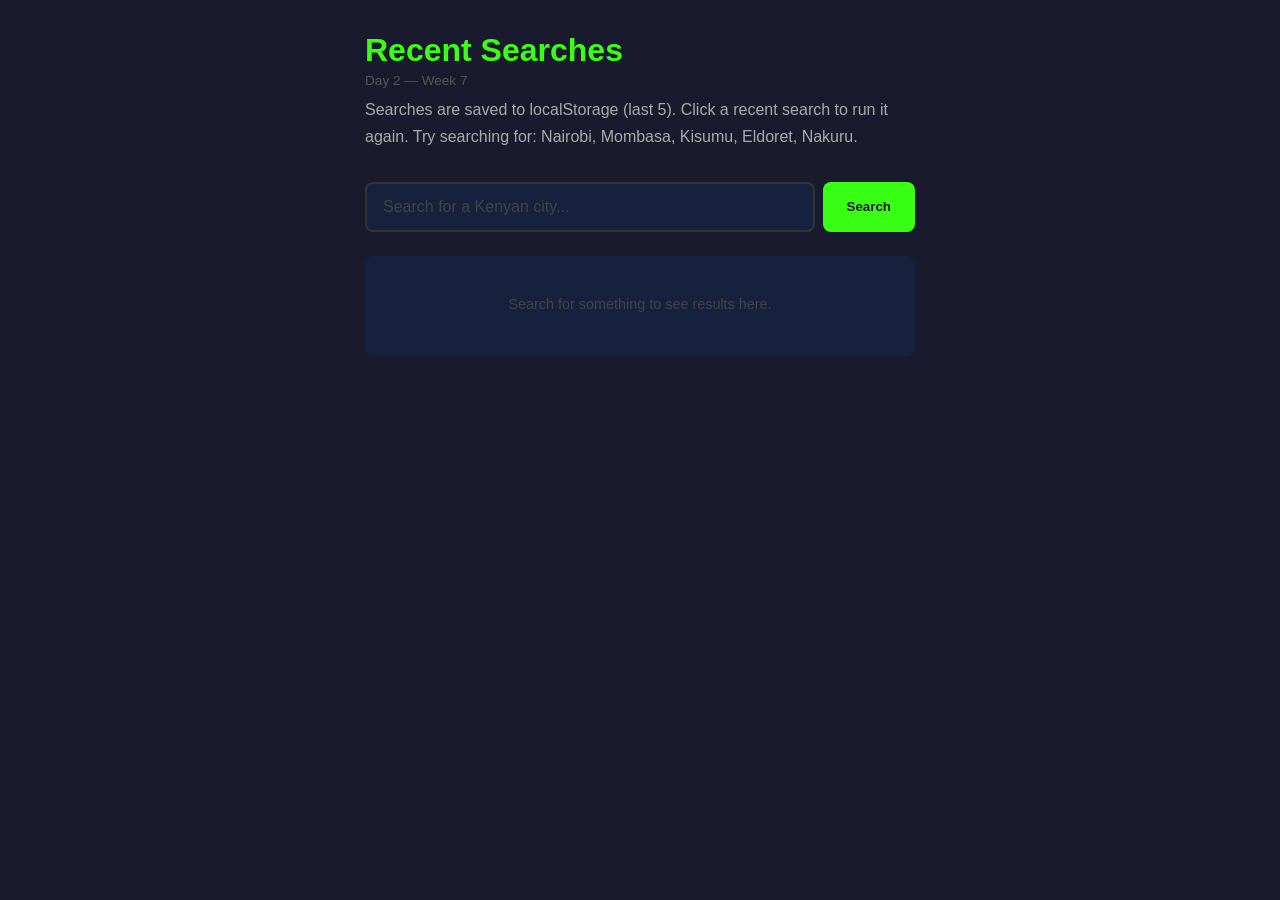
<file: daily-challenges/day2-recent-searches.html>
<!DOCTYPE html>
<html lang="en">
<head>
    <meta charset="UTF-8">
    <meta name="viewport" content="width=device-width, initial-scale=1.0">
    <title>Day 2 — Recent Searches</title>
    <style>
        * { margin: 0; padding: 0; box-sizing: border-box; }
        body { font-family: Georgia, sans-serif; background: #1a1a2e; color: #fff; min-height: 100vh; padding: 2rem; }
        .wrapper { max-width: 550px; margin: 0 auto; }
        h1 { color: #39ff14; font-size: 2rem; margin-bottom: 0.25rem; }
        .subtitle { color: #555; font-size: 0.85rem; margin-bottom: 0.5rem; }
        p.desc { color: #aaa; margin-bottom: 2rem; line-height: 1.7; }

        .search-wrapper { position: relative; margin-bottom: 1.5rem; }

        .search-row { display: flex; gap: 0.5rem; }

        #search-input {
            flex: 1;
            padding: 0.85rem 1rem;
            background: #16213e;
            border: 2px solid #333;
            border-radius: 8px;
            color: #fff;
            font-size: 1rem;
            font-family: Georgia, sans-serif;
            transition: border-color 0.3s;
        }
        #search-input:focus { outline: none; border-color: #39ff14; }
        #search-input::placeholder { color: #444; }

        button.search-btn {
            padding: 0.85rem 1.5rem;
            background: #39ff14;
            color: #1a1a2e;
            border: none;
            border-radius: 8px;
            font-weight: bold;
            cursor: pointer;
            transition: all 0.3s;
        }
        button.search-btn:hover { background: #28b30e; }

        .dropdown {
            position: absolute;
            top: 100%;
            left: 0;
            right: 60px;
            background: #16213e;
            border: 1px solid #333;
            border-top: none;
            border-radius: 0 0 8px 8px;
            z-index: 10;
            display: none;
        }
        .dropdown.open { display: block; }

        .dropdown-item {
            display: flex;
            justify-content: space-between;
            align-items: center;
            padding: 0.75rem 1rem;
            cursor: pointer;
            font-size: 0.9rem;
            color: #aaa;
            border-bottom: 1px solid #222;
            transition: background 0.2s;
        }
        .dropdown-item:last-child { border-bottom: none; }
        .dropdown-item:hover { background: #1a1a2e; color: #39ff14; }

        .remove-search { color: #444; font-size: 0.8rem; transition: color 0.2s; }
        .dropdown-item:hover .remove-search { color: #e74c3c; }

        #results {
            background: #16213e;
            border-radius: 8px;
            padding: 1.5rem;
            min-height: 100px;
        }

        .result-title { color: #39ff14; font-size: 0.85rem; margin-bottom: 1rem; }
        .result-item { color: #aaa; font-size: 0.9rem; padding: 0.5rem 0; border-bottom: 1px solid #222; }
        .result-item:last-child { border-bottom: none; }
        .no-results { color: #444; font-size: 0.9rem; text-align: center; padding: 1rem; }

        .recent-label { color: #555; font-size: 0.78rem; padding: 0.5rem 1rem; border-bottom: 1px solid #222; text-transform: uppercase; letter-spacing: 0.05em; }
    </style>
</head>
<body>

<div class="wrapper">
    <h1>Recent Searches</h1>
    <p class="subtitle">Day 2 — Week 7</p>
    <p class="desc">Searches are saved to localStorage (last 5). Click a recent search to run it again. Try searching for: Nairobi, Mombasa, Kisumu, Eldoret, Nakuru.</p>

    <div class="search-wrapper">
        <div class="search-row">
            <input type="text" id="search-input" placeholder="Search for a Kenyan city..." autocomplete="off">
            <button class="search-btn" onclick="doSearch()">Search</button>
        </div>
        <div class="dropdown" id="dropdown"></div>
    </div>

    <div id="results">
        <p class="no-results">Search for something to see results here.</p>
    </div>
</div>

<script>
    const HISTORY_KEY = "finah_search_history";
    const MAX_HISTORY = 5;

    const cities = {
        "nairobi": { name: "Nairobi", pop: "4.9 million", desc: "Kenya's capital and largest city. The city in the sun." },
        "mombasa": { name: "Mombasa", pop: "1.2 million", desc: "Coastal city on the Indian Ocean. Famous for Fort Jesus and the beaches." },
        "kisumu": { name: "Kisumu", pop: "610,000", desc: "Third largest city, on the shores of Lake Victoria." },
        "eldoret": { name: "Eldoret", pop: "475,000", desc: "Home of Kenya's legendary long-distance runners." },
        "nakuru": { name: "Nakuru", pop: "570,000", desc: "Known for Lake Nakuru and its famous flamingos." },
        "thika": { name: "Thika", pop: "279,000", desc: "Industrial city north of Nairobi. Home of the Blue Posts Hotel." }
    };

    function getHistory() {
        return JSON.parse(localStorage.getItem(HISTORY_KEY) || "[]");
    }

    function saveToHistory(query) {
        let history = getHistory();
        history = history.filter(h => h.toLowerCase() !== query.toLowerCase());
        history.unshift(query);
        history = history.slice(0, MAX_HISTORY);
        localStorage.setItem(HISTORY_KEY, JSON.stringify(history));
    }

    function removeFromHistory(query) {
        let history = getHistory().filter(h => h !== query);
        localStorage.setItem(HISTORY_KEY, JSON.stringify(history));
        renderDropdown();
    }

    function renderDropdown() {
        const history = getHistory();
        const dropdown = document.getElementById("dropdown");

        if (history.length === 0) {
            dropdown.classList.remove("open");
            return;
        }

        dropdown.innerHTML = `<div class="recent-label">🕐 Recent searches</div>`;
        history.forEach(item => {
            const div = document.createElement("div");
            div.className = "dropdown-item";
            div.innerHTML = `<span>${item}</span><span class="remove-search">✕</span>`;
            div.querySelector("span:first-child").onclick = () => {
                document.getElementById("search-input").value = item;
                dropdown.classList.remove("open");
                doSearch();
            };
            div.querySelector(".remove-search").onclick = (e) => {
                e.stopPropagation();
                removeFromHistory(item);
            };
            dropdown.appendChild(div);
        });

        dropdown.classList.add("open");
    }

    function doSearch() {
        const query = document.getElementById("search-input").value.trim();
        if (!query) return;

        saveToHistory(query);
        document.getElementById("dropdown").classList.remove("open");

        const results = document.getElementById("results");
        const city = cities[query.toLowerCase()];

        if (city) {
            results.innerHTML = `
                <p class="result-title">Results for "${query}"</p>
                <div class="result-item"><strong>${city.name}</strong></div>
                <div class="result-item">Population: ${city.pop}</div>
                <div class="result-item">${city.desc}</div>
            `;
        } else {
            results.innerHTML = `
                <p class="result-title">Results for "${query}"</p>
                <p class="no-results">No results found. Try: Nairobi, Mombasa, Kisumu, Eldoret, Nakuru</p>
            `;
        }
    }

    document.getElementById("search-input").addEventListener("focus", renderDropdown);

    document.getElementById("search-input").addEventListener("keydown", e => {
        if (e.key === "Enter") {
            document.getElementById("dropdown").classList.remove("open");
            doSearch();
        }
        if (e.key === "Escape") {
            document.getElementById("dropdown").classList.remove("open");
        }
    });

    document.addEventListener("click", e => {
        if (!e.target.closest(".search-wrapper")) {
            document.getElementById("dropdown").classList.remove("open");
        }
    });
</script>

</body>
</html>
</file>
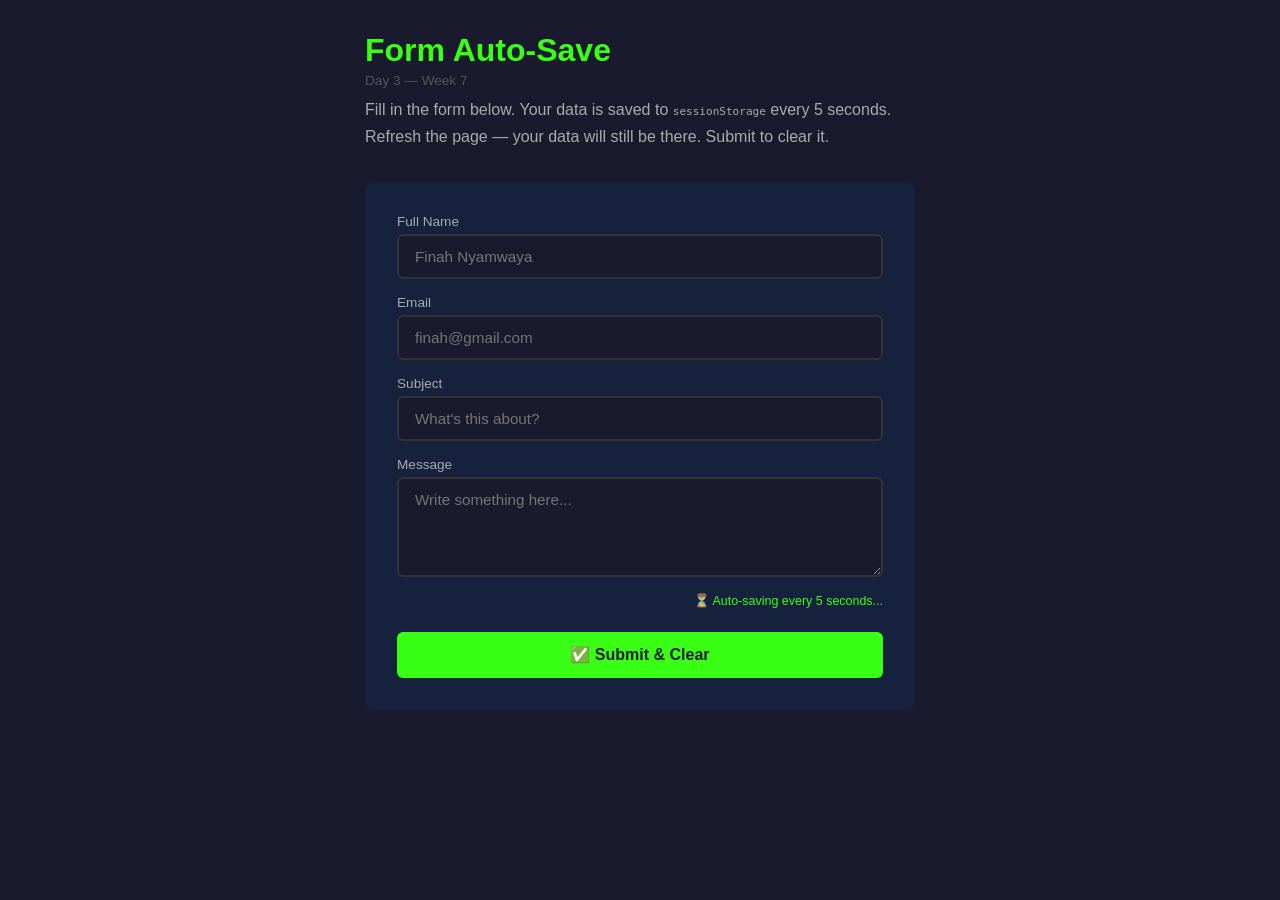
<file: daily-challenges/day3-form-autosave.html>
<!DOCTYPE html>
<html lang="en">
<head>
    <meta charset="UTF-8">
    <meta name="viewport" content="width=device-width, initial-scale=1.0">
    <title>Day 3 — Form Auto-Save</title>
    <style>
        * { margin: 0; padding: 0; box-sizing: border-box; }
        body { font-family: Georgia, sans-serif; background: #1a1a2e; color: #fff; min-height: 100vh; padding: 2rem; }
        .wrapper { max-width: 550px; margin: 0 auto; }
        h1 { color: #39ff14; font-size: 2rem; margin-bottom: 0.25rem; }
        .subtitle { color: #555; font-size: 0.85rem; margin-bottom: 0.5rem; }
        p.desc { color: #aaa; margin-bottom: 2rem; line-height: 1.7; }
        .form-card { background: #16213e; border-radius: 8px; padding: 2rem; }
        label { display: block; font-size: 0.85rem; color: #aaa; margin-bottom: 0.3rem; margin-top: 1rem; }
        label:first-of-type { margin-top: 0; }
        input, textarea {
            width: 100%; padding: 0.75rem 1rem;
            background: #1a1a2e; border: 2px solid #333;
            border-radius: 6px; color: #fff;
            font-size: 0.95rem; font-family: Georgia, sans-serif;
            transition: border-color 0.3s;
        }
        input:focus, textarea:focus { outline: none; border-color: #39ff14; }
        textarea { resize: vertical; min-height: 100px; }
        .save-status {
            font-size: 0.78rem; color: #39ff14;
            margin-top: 0.75rem; text-align: right;
            transition: opacity 0.3s;
        }
        button {
            width: 100%; margin-top: 1.5rem;
            padding: 0.85rem; background: #39ff14;
            color: #1a1a2e; border: none; border-radius: 6px;
            font-weight: bold; font-size: 1rem; cursor: pointer;
            transition: all 0.3s;
        }
        button:hover { background: #28b30e; }
        .success { background: rgba(57,255,20,0.1); border: 1px solid #39ff14; color: #39ff14; padding: 1rem; border-radius: 6px; text-align: center; display: none; margin-top: 1rem; }
    </style>
</head>
<body>

<div class="wrapper">
    <h1>Form Auto-Save</h1>
    <p class="subtitle">Day 3 — Week 7</p>
    <p class="desc">Fill in the form below. Your data is saved to <code style="font-size:0.85em;">sessionStorage</code> every 5 seconds. Refresh the page — your data will still be there. Submit to clear it.</p>

    <div class="form-card">
        <form id="auto-form">
            <label for="fullname">Full Name</label>
            <input type="text" id="fullname" name="fullname" placeholder="Finah Nyamwaya">

            <label for="email">Email</label>
            <input type="email" id="email" name="email" placeholder="finah@gmail.com">

            <label for="subject">Subject</label>
            <input type="text" id="subject" name="subject" placeholder="What's this about?">

            <label for="message">Message</label>
            <textarea id="message" name="message" placeholder="Write something here..."></textarea>

            <p class="save-status" id="save-status">⏳ Auto-saving every 5 seconds...</p>
            <button type="submit">✅ Submit & Clear</button>
        </form>
        <div class="success" id="success-msg">🎉 Submitted! Saved data cleared.</div>
    </div>
</div>

<script>
    const FORM_PREFIX = "finah_form_";
    const form = document.getElementById("auto-form");
    const inputs = form.querySelectorAll("input, textarea");
    const saveStatus = document.getElementById("save-status");

    // Restore on load
    inputs.forEach(input => {
        const saved = sessionStorage.getItem(FORM_PREFIX + input.name);
        if (saved) input.value = saved;
    });

    // Auto-save every 5 seconds
    function autoSave() {
        inputs.forEach(input => {
            sessionStorage.setItem(FORM_PREFIX + input.name, input.value);
        });
        saveStatus.textContent = `💾 Saved at ${new Date().toLocaleTimeString()}`;
        setTimeout(() => {
            saveStatus.textContent = "⏳ Auto-saving every 5 seconds...";
        }, 2000);
    }

    setInterval(autoSave, 5000);

    // Also save on input
    inputs.forEach(input => {
        input.addEventListener("input", () => {
            sessionStorage.setItem(FORM_PREFIX + input.name, input.value);
        });
    });

    // Clear on submit
    form.addEventListener("submit", e => {
        e.preventDefault();
        inputs.forEach(input => {
            sessionStorage.removeItem(FORM_PREFIX + input.name);
            input.value = "";
        });
        saveStatus.textContent = "✅ Cleared!";
        document.getElementById("success-msg").style.display = "block";
        setTimeout(() => {
            document.getElementById("success-msg").style.display = "none";
            saveStatus.textContent = "⏳ Auto-saving every 5 seconds...";
        }, 3000);
    });
</script>

</body>
</html>
</file>
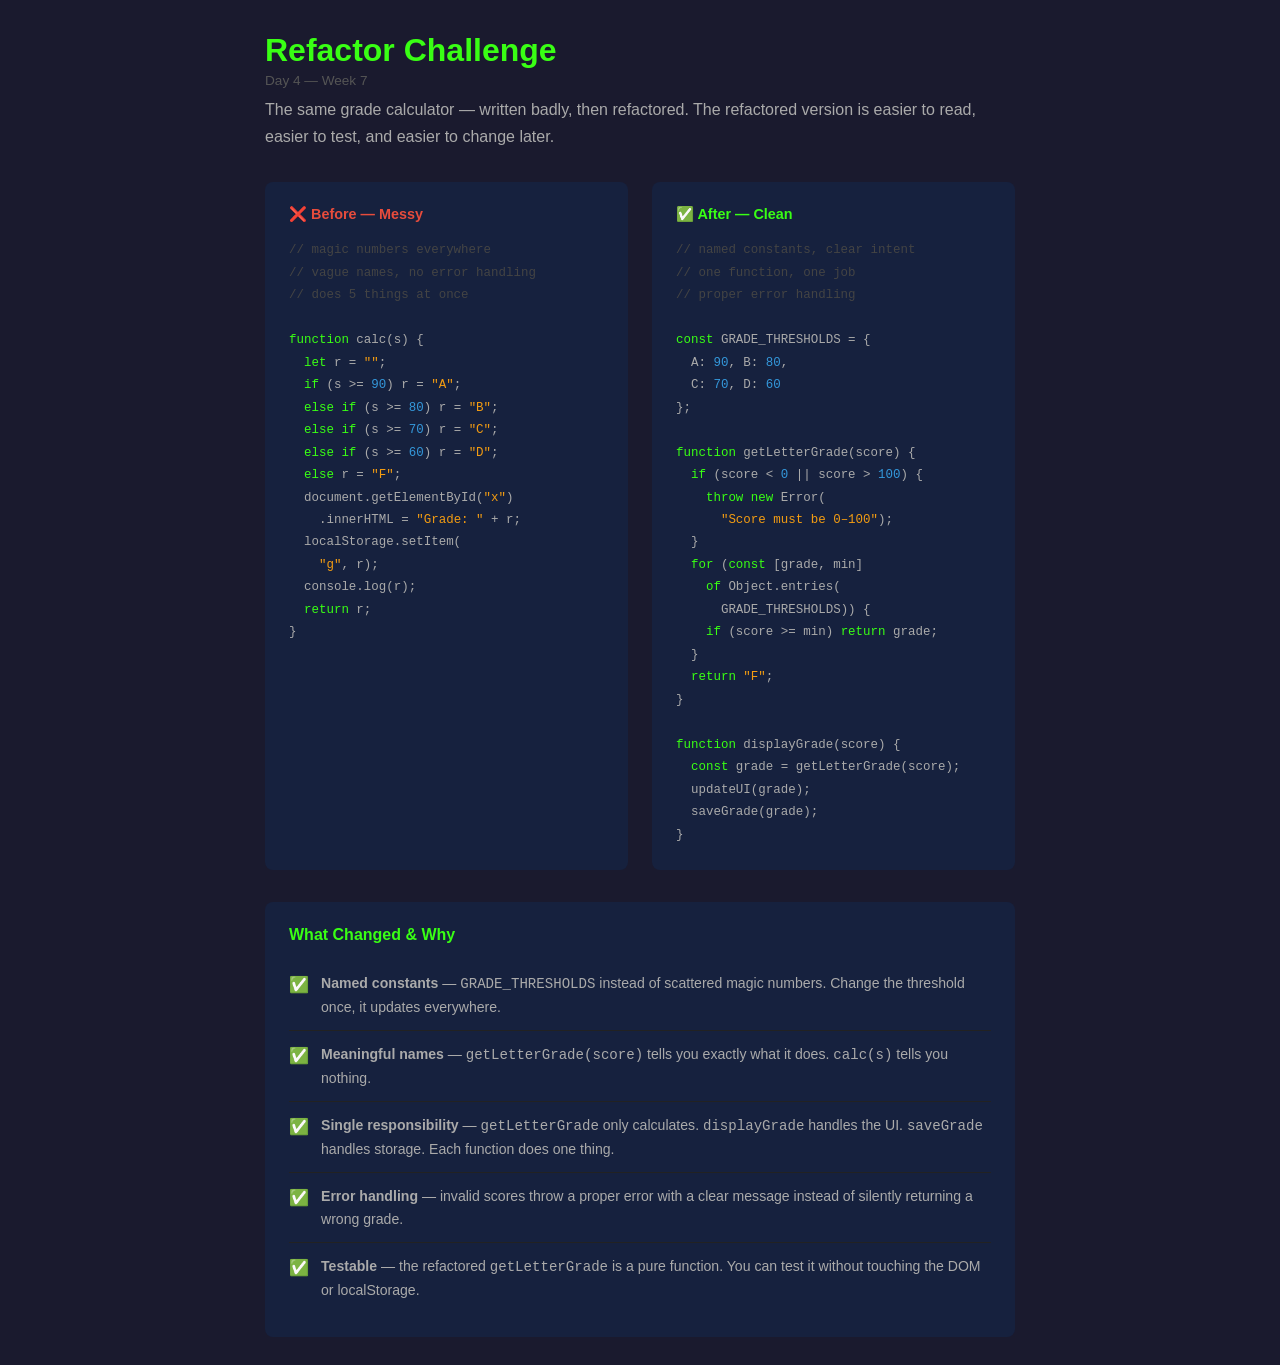
<file: daily-challenges/day4-refactor.html>
<!DOCTYPE html>
<html lang="en">
<head>
    <meta charset="UTF-8">
    <meta name="viewport" content="width=device-width, initial-scale=1.0">
    <title>Day 4 — Refactor Challenge</title>
    <style>
        * { margin: 0; padding: 0; box-sizing: border-box; }
        body { font-family: Georgia, sans-serif; background: #1a1a2e; color: #fff; min-height: 100vh; padding: 2rem; }
        .wrapper { max-width: 750px; margin: 0 auto; }
        h1 { color: #39ff14; font-size: 2rem; margin-bottom: 0.25rem; }
        .subtitle { color: #555; font-size: 0.85rem; margin-bottom: 0.5rem; }
        p.desc { color: #aaa; margin-bottom: 2rem; line-height: 1.7; }
        .comparison { display: grid; grid-template-columns: 1fr 1fr; gap: 1.5rem; margin-bottom: 2rem; }
        .block { background: #16213e; border-radius: 8px; padding: 1.5rem; }
        .block h3 { font-size: 0.9rem; margin-bottom: 1rem; }
        .block h3.bad { color: #e74c3c; }
        .block h3.good { color: #39ff14; }
        pre { font-family: monospace; font-size: 0.78rem; color: #aaa; line-height: 1.8; white-space: pre-wrap; }
        .kw { color: #39ff14; }
        .str { color: #f39c12; }
        .cm { color: #444; }
        .num { color: #3498db; }
        .improvements { background: #16213e; border-radius: 8px; padding: 1.5rem; }
        .improvements h3 { color: #39ff14; margin-bottom: 1rem; font-size: 1rem; }
        .item { display: flex; gap: 0.75rem; padding: 0.75rem 0; border-bottom: 1px solid #222; font-size: 0.88rem; color: #aaa; line-height: 1.6; }
        .item:last-child { border-bottom: none; }
        .item .icon { flex-shrink: 0; font-size: 1rem; }
        @media (max-width: 550px) { .comparison { grid-template-columns: 1fr; } }
    </style>
</head>
<body>

<div class="wrapper">
    <h1>Refactor Challenge</h1>
    <p class="subtitle">Day 4 — Week 7</p>
    <p class="desc">The same grade calculator — written badly, then refactored. The refactored version is easier to read, easier to test, and easier to change later.</p>

    <div class="comparison">
        <div class="block">
            <h3 class="bad">❌ Before — Messy</h3>
            <pre><span class="cm">// magic numbers everywhere</span>
<span class="cm">// vague names, no error handling</span>
<span class="cm">// does 5 things at once</span>

<span class="kw">function</span> calc(s) {
  <span class="kw">let</span> r = <span class="str">""</span>;
  <span class="kw">if</span> (s >= <span class="num">90</span>) r = <span class="str">"A"</span>;
  <span class="kw">else if</span> (s >= <span class="num">80</span>) r = <span class="str">"B"</span>;
  <span class="kw">else if</span> (s >= <span class="num">70</span>) r = <span class="str">"C"</span>;
  <span class="kw">else if</span> (s >= <span class="num">60</span>) r = <span class="str">"D"</span>;
  <span class="kw">else</span> r = <span class="str">"F"</span>;
  document.getElementById(<span class="str">"x"</span>)
    .innerHTML = <span class="str">"Grade: "</span> + r;
  localStorage.setItem(
    <span class="str">"g"</span>, r);
  console.log(r);
  <span class="kw">return</span> r;
}</pre>
        </div>
        <div class="block">
            <h3 class="good">✅ After — Clean</h3>
            <pre><span class="cm">// named constants, clear intent</span>
<span class="cm">// one function, one job</span>
<span class="cm">// proper error handling</span>

<span class="kw">const</span> GRADE_THRESHOLDS = {
  A: <span class="num">90</span>, B: <span class="num">80</span>,
  C: <span class="num">70</span>, D: <span class="num">60</span>
};

<span class="kw">function</span> getLetterGrade(score) {
  <span class="kw">if</span> (score < <span class="num">0</span> || score > <span class="num">100</span>) {
    <span class="kw">throw new</span> Error(
      <span class="str">"Score must be 0–100"</span>);
  }
  <span class="kw">for</span> (<span class="kw">const</span> [grade, min]
    <span class="kw">of</span> Object.entries(
      GRADE_THRESHOLDS)) {
    <span class="kw">if</span> (score >= min) <span class="kw">return</span> grade;
  }
  <span class="kw">return</span> <span class="str">"F"</span>;
}

<span class="kw">function</span> displayGrade(score) {
  <span class="kw">const</span> grade = getLetterGrade(score);
  updateUI(grade);
  saveGrade(grade);
}</pre>
        </div>
    </div>

    <div class="improvements">
        <h3>What Changed & Why</h3>
        <div class="item"><span class="icon">✅</span><span><strong>Named constants</strong> — <code>GRADE_THRESHOLDS</code> instead of scattered magic numbers. Change the threshold once, it updates everywhere.</span></div>
        <div class="item"><span class="icon">✅</span><span><strong>Meaningful names</strong> — <code>getLetterGrade(score)</code> tells you exactly what it does. <code>calc(s)</code> tells you nothing.</span></div>
        <div class="item"><span class="icon">✅</span><span><strong>Single responsibility</strong> — <code>getLetterGrade</code> only calculates. <code>displayGrade</code> handles the UI. <code>saveGrade</code> handles storage. Each function does one thing.</span></div>
        <div class="item"><span class="icon">✅</span><span><strong>Error handling</strong> — invalid scores throw a proper error with a clear message instead of silently returning a wrong grade.</span></div>
        <div class="item"><span class="icon">✅</span><span><strong>Testable</strong> — the refactored <code>getLetterGrade</code> is a pure function. You can test it without touching the DOM or localStorage.</span></div>
    </div>
</div>

</body>
</html>
</file>
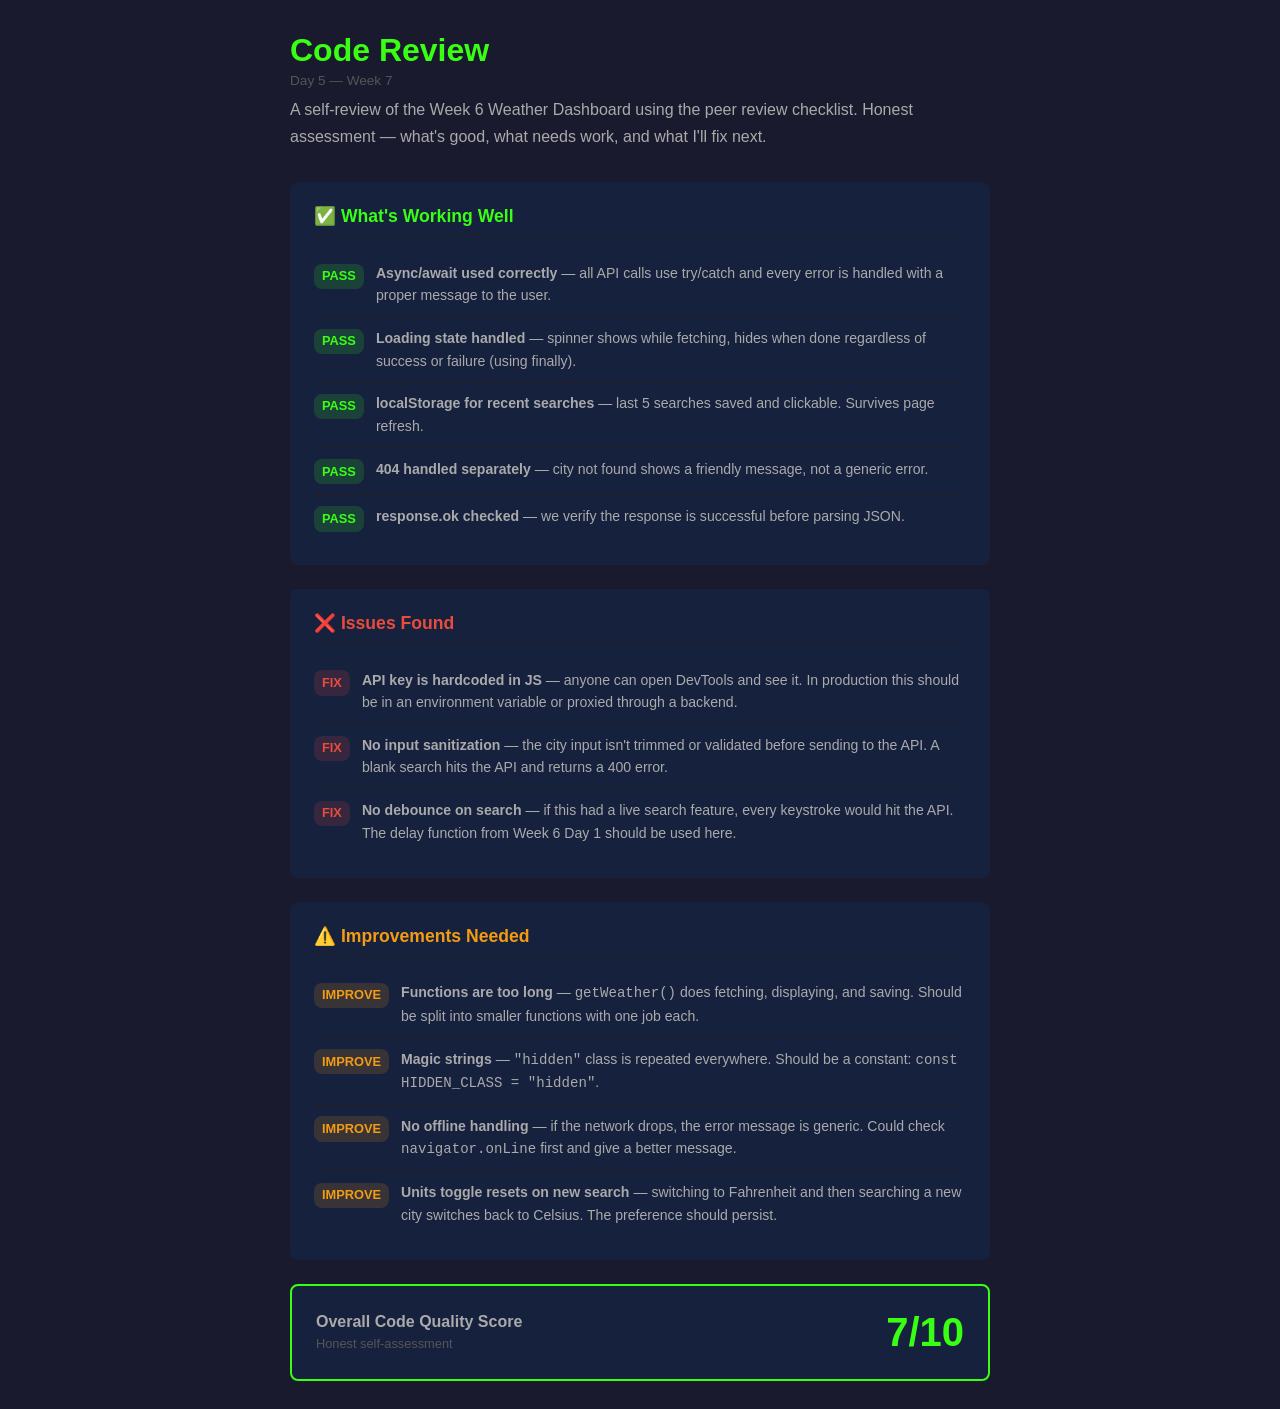
<file: daily-challenges/day5-code-review.html>
<!DOCTYPE html>
<html lang="en">
<head>
    <meta charset="UTF-8">
    <meta name="viewport" content="width=device-width, initial-scale=1.0">
    <title>Day 5 — Code Review</title>
    <style>
        * { margin: 0; padding: 0; box-sizing: border-box; }
        body { font-family: Georgia, sans-serif; background: #1a1a2e; color: #fff; min-height: 100vh; padding: 2rem; }
        .wrapper { max-width: 700px; margin: 0 auto; }
        h1 { color: #39ff14; font-size: 2rem; margin-bottom: 0.25rem; }
        .subtitle { color: #555; font-size: 0.85rem; margin-bottom: 0.5rem; }
        p.desc { color: #aaa; margin-bottom: 2rem; line-height: 1.7; }
        .review-card { background: #16213e; border-radius: 8px; padding: 1.5rem; margin-bottom: 1.5rem; }
        .review-card h2 { font-size: 1.1rem; margin-bottom: 1rem; padding-bottom: 0.5rem; border-bottom: 1px solid #222; }
        .review-card h2.pass { color: #39ff14; }
        .review-card h2.fail { color: #e74c3c; }
        .review-card h2.warning { color: #f39c12; }
        .item { display: flex; gap: 0.75rem; padding: 0.6rem 0; border-bottom: 1px solid #222; font-size: 0.88rem; color: #aaa; line-height: 1.6; align-items: flex-start; }
        .item:last-child { border-bottom: none; }
        .badge { flex-shrink: 0; font-size: 0.8rem; padding: 0.15rem 0.5rem; border-radius: 8px; font-weight: bold; margin-top: 0.1rem; }
        .badge.good { background: rgba(57,255,20,0.15); color: #39ff14; }
        .badge.bad { background: rgba(231,76,60,0.15); color: #e74c3c; }
        .badge.warn { background: rgba(243,156,18,0.15); color: #f39c12; }
        .score { display: flex; justify-content: space-between; align-items: center; background: #16213e; border-radius: 8px; padding: 1.5rem; border: 2px solid #39ff14; }
        .score h2 { font-size: 1rem; color: #aaa; }
        .score .num { font-size: 2.5rem; font-weight: bold; color: #39ff14; font-family: 'Poppins', sans-serif; }
    </style>
</head>
<body>

<div class="wrapper">
    <h1>Code Review</h1>
    <p class="subtitle">Day 5 — Week 7</p>
    <p class="desc">A self-review of the Week 6 Weather Dashboard using the peer review checklist. Honest assessment — what's good, what needs work, and what I'll fix next.</p>

    <div class="review-card">
        <h2 class="pass">✅ What's Working Well</h2>
        <div class="item"><span class="badge good">PASS</span><span><strong>Async/await used correctly</strong> — all API calls use try/catch and every error is handled with a proper message to the user.</span></div>
        <div class="item"><span class="badge good">PASS</span><span><strong>Loading state handled</strong> — spinner shows while fetching, hides when done regardless of success or failure (using finally).</span></div>
        <div class="item"><span class="badge good">PASS</span><span><strong>localStorage for recent searches</strong> — last 5 searches saved and clickable. Survives page refresh.</span></div>
        <div class="item"><span class="badge good">PASS</span><span><strong>404 handled separately</strong> — city not found shows a friendly message, not a generic error.</span></div>
        <div class="item"><span class="badge good">PASS</span><span><strong>response.ok checked</strong> — we verify the response is successful before parsing JSON.</span></div>
    </div>

    <div class="review-card">
        <h2 class="fail">❌ Issues Found</h2>
        <div class="item"><span class="badge bad">FIX</span><span><strong>API key is hardcoded in JS</strong> — anyone can open DevTools and see it. In production this should be in an environment variable or proxied through a backend.</span></div>
        <div class="item"><span class="badge bad">FIX</span><span><strong>No input sanitization</strong> — the city input isn't trimmed or validated before sending to the API. A blank search hits the API and returns a 400 error.</span></div>
        <div class="item"><span class="badge bad">FIX</span><span><strong>No debounce on search</strong> — if this had a live search feature, every keystroke would hit the API. The delay function from Week 6 Day 1 should be used here.</span></div>
    </div>

    <div class="review-card">
        <h2 class="warning">⚠️ Improvements Needed</h2>
        <div class="item"><span class="badge warn">IMPROVE</span><span><strong>Functions are too long</strong> — <code>getWeather()</code> does fetching, displaying, and saving. Should be split into smaller functions with one job each.</span></div>
        <div class="item"><span class="badge warn">IMPROVE</span><span><strong>Magic strings</strong> — <code>"hidden"</code> class is repeated everywhere. Should be a constant: <code>const HIDDEN_CLASS = "hidden"</code>.</span></div>
        <div class="item"><span class="badge warn">IMPROVE</span><span><strong>No offline handling</strong> — if the network drops, the error message is generic. Could check <code>navigator.onLine</code> first and give a better message.</span></div>
        <div class="item"><span class="badge warn">IMPROVE</span><span><strong>Units toggle resets on new search</strong> — switching to Fahrenheit and then searching a new city switches back to Celsius. The preference should persist.</span></div>
    </div>

    <div class="score">
        <div>
            <h2>Overall Code Quality Score</h2>
            <p style="color:#555; font-size:0.8rem; margin-top:0.3rem;">Honest self-assessment</p>
        </div>
        <div class="num">7/10</div>
    </div>
</div>

</body>
</html>
</file>
<file: styles.css>
/* ================================
   RESET
================================ */
* {
    margin: 0;
    padding: 0;
    box-sizing: border-box;
}

@import url('https://fonts.googleapis.com/css2?family=Poppins:wght@400;600;700&family=Open+Sans:wght@400;500&display=swap');

:root {
    --font-xs:   0.75rem;
    --font-sm:   0.875rem;
    --font-base: 1rem;
    --font-lg:   1.125rem;
    --font-xl:   1.25rem;
    --font-2xl:  1.5rem;
    --font-3xl:  1.875rem;
    --font-4xl:  2.25rem;

    --color-primary:       #39ff14;
    --color-primary-light: #7fff5c;
    --color-primary-dark:  #28b30e;
    --color-secondary:     #1a1a2e;
    --color-background:    #f5f5f5;
    --color-text:          #1a1a1a;
    --color-muted:         #666666;
}

body {
    font-family: 'Open Sans', sans-serif;
    font-size: var(--font-base);
    line-height: 1.6;
    color: var(--color-text);
    background: var(--color-background);
}

h1, h2, h3, h4, h5, h6 {
    font-family: 'Poppins', sans-serif;
    font-weight: 700;
    line-height: 1.2;
    margin-bottom: 1rem;
}

h1 { font-size: var(--font-4xl); }
h2 { font-size: var(--font-3xl); }
h3 { font-size: var(--font-2xl); }

p { font-size: var(--font-base); margin-bottom: 1rem; color: var(--color-text); }
small { font-size: var(--font-sm); }

a { color: var(--color-primary-dark); text-decoration: none; transition: color 0.3s ease; }
a:hover { color: var(--color-primary); }
a:focus, button:focus { outline: 2px solid var(--color-primary); outline-offset: 2px; }
img { max-width: 100%; display: block; }

nav {
    background: var(--color-secondary);
    padding: 1rem 2rem;
    display: flex;
    justify-content: space-between;
    align-items: center;
    position: sticky;
    top: 0;
    z-index: 100;
}

.logo { color: var(--color-primary); font-family: 'Poppins', sans-serif; font-size: var(--font-xl); font-weight: 700; }

.nav-links { list-style: none; display: flex; gap: 2rem; }
.nav-links a { color: #ccc; font-size: var(--font-sm); font-weight: 500; transition: color 0.3s ease; }
.nav-links a:hover, .nav-links a.active { color: var(--color-primary); }

.hamburger { display: none; flex-direction: column; gap: 5px; cursor: pointer; background: none; border: none; padding: 4px; }
.hamburger span { display: block; width: 25px; height: 2px; background: #fff; transition: all 0.3s ease; }

.hero {
    min-height: 100vh;
    background: linear-gradient(135deg, var(--color-secondary), #16213e);
    display: flex;
    align-items: center;
    justify-content: center;
    text-align: center;
    padding: 2rem;
}

.hero-content { max-width: 700px; }
.hero h1 { color: #fff; font-size: clamp(2rem, 6vw, var(--font-4xl)); margin-bottom: 0.5rem; }
.hero h1 span { color: var(--color-primary); }
.hero p { color: #aaa; font-size: var(--font-lg); margin-bottom: 2rem; }

.btn {
    display: inline-block;
    padding: 0.75rem 2rem;
    border-radius: 4px;
    font-size: var(--font-base);
    font-weight: 600;
    cursor: pointer;
    transition: all 0.3s ease;
    border: 2px solid transparent;
    font-family: 'Poppins', sans-serif;
}

.btn-primary { background: var(--color-primary); color: var(--color-secondary); border-color: var(--color-primary); }
.btn-primary:hover { background: var(--color-primary-dark); border-color: var(--color-primary-dark); color: #fff; transform: translateY(-2px); box-shadow: 0 4px 12px rgba(57, 255, 20, 0.3); }
.btn-secondary { background: transparent; color: var(--color-primary); border-color: var(--color-primary); }
.btn-secondary:hover { background: var(--color-primary); color: var(--color-secondary); transform: translateY(-2px); }

.section { padding: 4rem 1.5rem; max-width: 1100px; margin: 0 auto; }

.section-title { text-align: center; margin-bottom: 3rem; }
.section-title h2 { color: var(--color-secondary); position: relative; display: inline-block; }
.section-title h2::after { content: ''; display: block; width: 60px; height: 3px; background: var(--color-primary); margin: 0.5rem auto 0; border-radius: 2px; }

.projects-grid { display: grid; grid-template-columns: 1fr; gap: 1.5rem; }

.card { background: #fff; border-radius: 8px; overflow: hidden; box-shadow: 0 2px 8px rgba(0,0,0,0.08); transition: box-shadow 0.3s ease, transform 0.3s ease; }
.card:hover { box-shadow: 0 10px 20px rgba(0,0,0,0.12); transform: translateY(-4px); }
.card img { width: 100%; height: 180px; object-fit: cover; }
.card-body { padding: 1.5rem; }
.card-body h3 { font-size: var(--font-xl); margin-bottom: 0.5rem; color: var(--color-secondary); }
.card-body p { font-size: var(--font-sm); color: var(--color-muted); margin-bottom: 1rem; }
.tag { display: inline-block; background: #f0f0f0; color: var(--color-muted); font-size: var(--font-xs); padding: 0.2rem 0.6rem; border-radius: 3px; margin: 0.2rem 0.2rem 0 0; }

.skills { display: flex; flex-wrap: wrap; gap: 0.75rem; margin-top: 1rem; }
.skill-tag { background: var(--color-primary); color: var(--color-secondary); padding: 0.4rem 1rem; border-radius: 20px; font-size: var(--font-sm); font-weight: 600; }

.timeline { border-left: 2px solid var(--color-primary); padding-left: 1.5rem; margin-top: 1rem; }
.timeline-item { margin-bottom: 1.5rem; position: relative; }
.timeline-item::before { content: ''; width: 12px; height: 12px; background: var(--color-primary); border-radius: 50%; position: absolute; left: -2rem; top: 0.3rem; }
.timeline-item h3 { font-size: var(--font-lg); margin-bottom: 0.2rem; }
.timeline-item span { font-size: var(--font-sm); color: var(--color-muted); }

fieldset { border: 1px solid #ddd; border-radius: 6px; padding: 1.5rem; margin-bottom: 1.5rem; }
legend { font-weight: 600; padding: 0 0.5rem; color: var(--color-secondary); font-family: 'Poppins', sans-serif; }
label { display: block; margin-bottom: 0.3rem; font-size: var(--font-sm); font-weight: 500; }
input, select, textarea { width: 100%; padding: 0.7rem 1rem; border: 1px solid #ddd; border-radius: 4px; font-size: var(--font-base); font-family: 'Open Sans', sans-serif; margin-bottom: 1rem; background: #fff; transition: border-color 0.3s ease; }
input:focus, select:focus, textarea:focus { outline: 2px solid var(--color-primary); border-color: var(--color-primary); }

.page-title { background: var(--color-secondary); color: #fff; padding: 3rem 2rem; text-align: center; }
.page-title h1 { color: #fff; margin: 0; }
.page-title h1 span { color: var(--color-primary); }

.footer { background: var(--color-secondary); color: #aaa; padding: 3rem 2rem 1.5rem; }
.footer-grid { display: flex; gap: 2rem; flex-wrap: wrap; max-width: 1100px; margin: 0 auto 2rem; }
.footer-col { flex: 1; min-width: 150px; }
.footer-col h4 { color: var(--color-primary); font-size: var(--font-base); margin-bottom: 1rem; }
.footer-col ul { list-style: none; }
.footer-col ul li { margin-bottom: 0.5rem; }
.footer-col ul a { color: #aaa; font-size: var(--font-sm); transition: color 0.3s ease; }
.footer-col ul a:hover { color: var(--color-primary); }
.footer-col p { font-size: var(--font-sm); }
.footer-bottom { text-align: center; padding-top: 1.5rem; border-top: 1px solid #333; font-size: var(--font-sm); }

@media (min-width: 768px) {
    .projects-grid { grid-template-columns: repeat(2, 1fr); }
    .hamburger { display: none; }
}

@media (min-width: 1024px) {
    .projects-grid { grid-template-columns: repeat(3, 1fr); }
    .section { padding: 5rem 2rem; }
}

@media (max-width: 767px) {
    .hamburger { display: flex; }
    .nav-links { display: none; position: absolute; top: 100%; left: 0; right: 0; background: var(--color-secondary); flex-direction: column; padding: 1rem 2rem; gap: 1rem; }
    .nav-links.open { display: flex; }
    .hero { text-align: center; }
}
</file>
